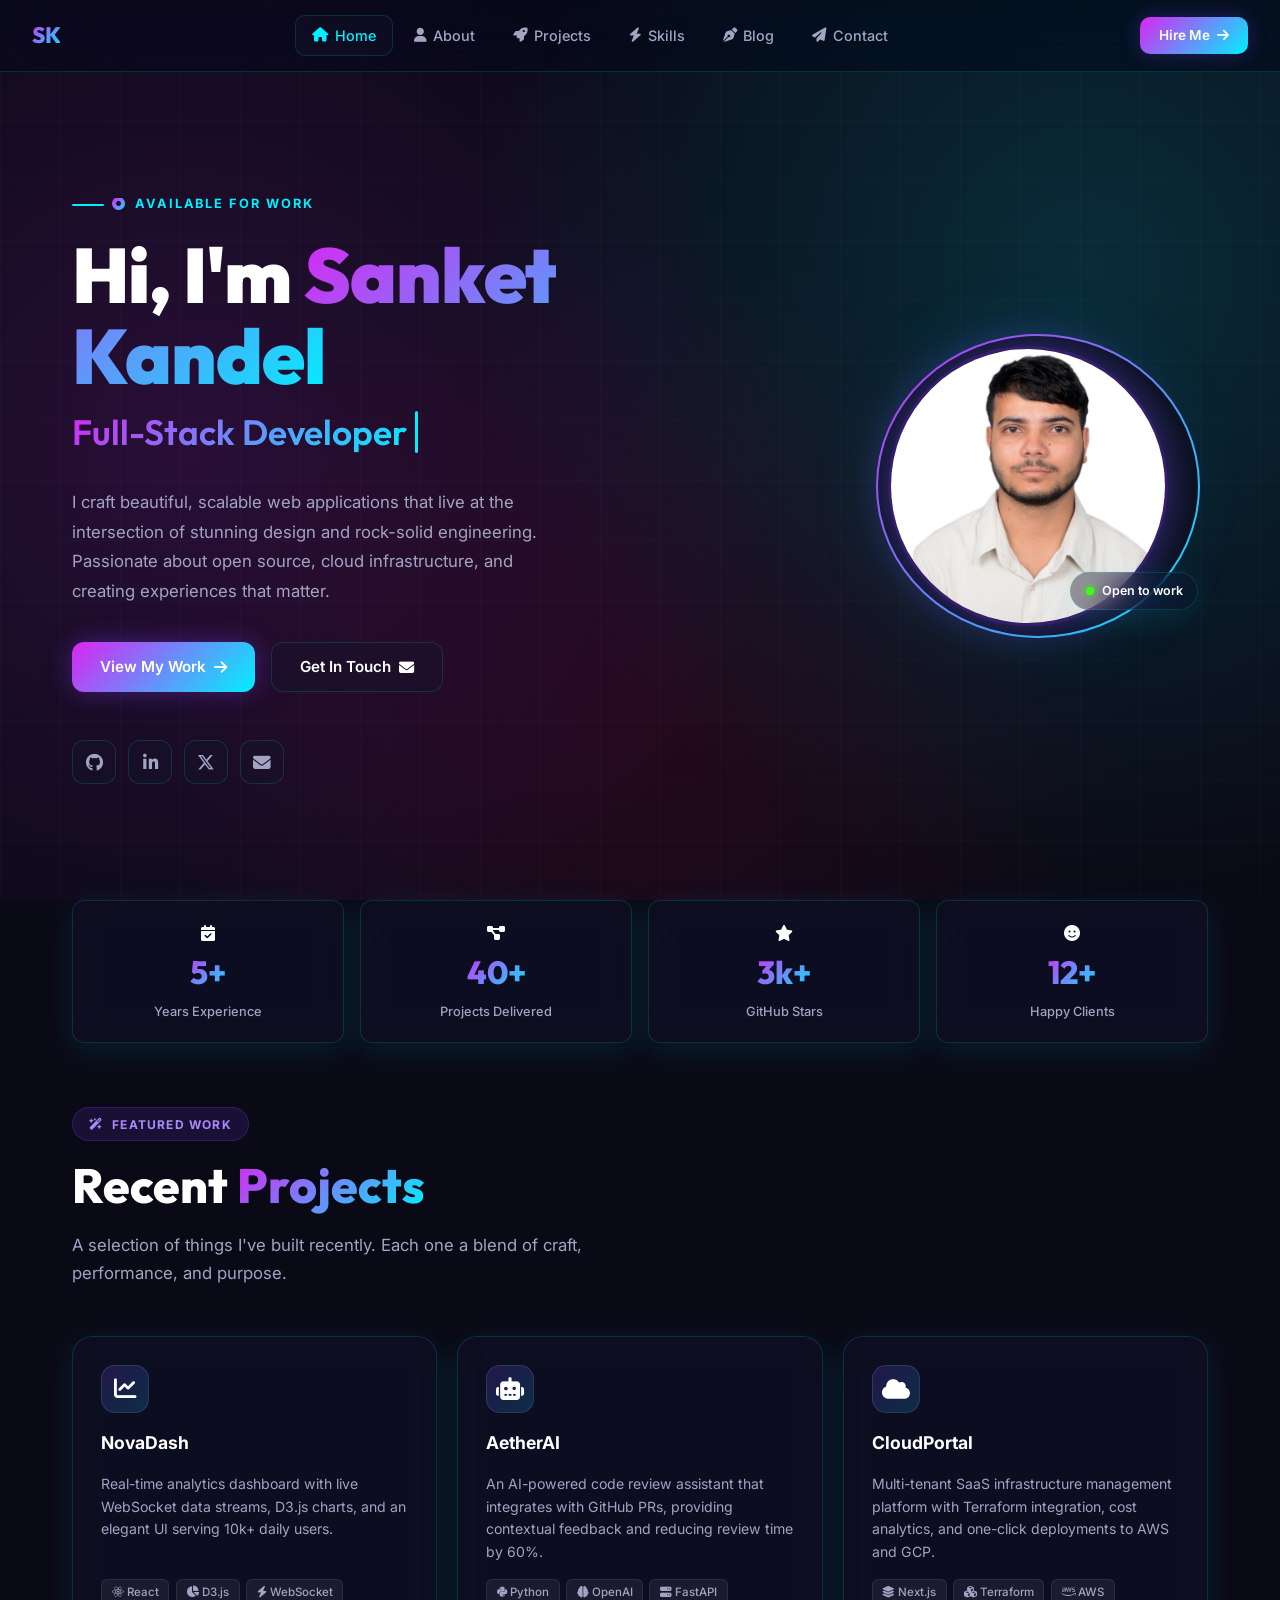
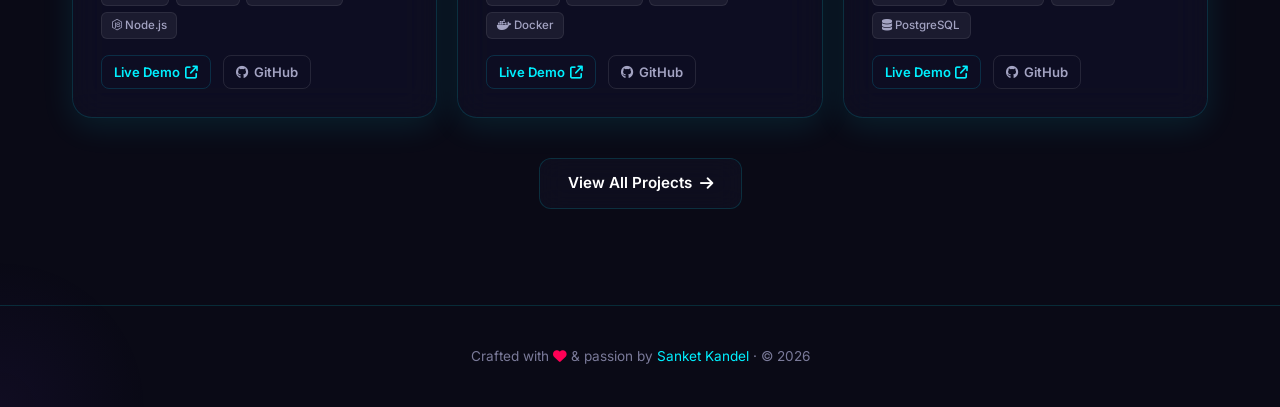
<file: index.html>
<!DOCTYPE html>
<html lang="en">

<head>
  <meta charset="UTF-8" />
  <meta name="viewport" content="width=device-width,initial-scale=1" />
  <title>SANKET KANDEL — Full-Stack Developer</title>
  <meta name="description"
    content="SANKET KANDEL is a full-stack developer specialising in React, Node.js, and cloud-native applications. Building tomorrow's web today." />
  <meta name="keywords" content="developer, portfolio, full-stack, React, Node.js, cloud" />
  <meta property="og:title" content="SANKET KANDEL — Full-Stack Developer" />
  <meta property="og:description" content="Building modern, performant, and beautiful web applications." />
  <meta property="og:type" content="website" />
  <link rel="stylesheet" href="https://cdnjs.cloudflare.com/ajax/libs/font-awesome/6.5.1/css/all.min.css" />
  <link rel="stylesheet" href="style.css" />
</head>

<body>
  <!-- Background -->
  <div class="bg-canvas"></div>
  <div class="bg-grid"></div>
  <div class="orb orb-1"></div>
  <div class="orb orb-2"></div>
  <div class="orb orb-3"></div>

  <!-- Nav -->
  <nav class="navbar" id="navbar">
    <a class="nav-logo" href="index.html">SK</a>
    <ul class="nav-links" id="nav-links">
      <li><a href="index.html"><i class="fa-solid fa-house"></i> Home</a></li>
      <li><a href="about.html"><i class="fa-solid fa-user"></i> About</a></li>
      <li><a href="projects.html"><i class="fa-solid fa-rocket"></i> Projects</a></li>
      <li><a href="skills.html"><i class="fa-solid fa-bolt"></i> Skills</a></li>
      <li><a href="blog.html"><i class="fa-solid fa-pen-nib"></i> Blog</a></li>
      <li><a href="contact.html"><i class="fa-solid fa-paper-plane"></i> Contact</a></li>
    </ul>
    <div class="nav-cta"><a href="contact.html">Hire Me <i class="fa-solid fa-arrow-right"></i></a></div>
    <div class="nav-hamburger" id="nav-hamburger">
      <span></span><span></span><span></span>
    </div>
  </nav>

  <div class="page-wrapper">
    <!-- Hero -->
    <section class="hero">
      <div class="hero-content">
        <div class="hero-eyebrow"><i class="fa-solid fa-circle-dot gradient-text"></i> Available for work</div>
        <h1 class="hero-headline">
          Hi, I'm <span class="gradient-text">Sanket Kandel</span>
        </h1>
        <div class="hero-typewriter">
          <span id="typewriter"></span><span class="cursor"></span>
        </div>
        <p class="hero-bio">
          I craft beautiful, scalable web applications that live at the intersection of stunning design and rock-solid
          engineering. Passionate about open source, cloud infrastructure, and creating experiences that matter.
        </p>
        <div class="hero-actions">
          <a href="projects.html" class="btn btn-primary">
            <span>View My Work</span> <i class="fa-solid fa-arrow-right"></i>
          </a>
          <a href="contact.html" class="btn btn-ghost">
            <span>Get In Touch</span> <i class="fa-solid fa-envelope"></i>
          </a>
        </div>
        <div class="hero-socials">
          <a href="#" class="social-btn" title="GitHub" aria-label="GitHub">
            <i class="fa-brands fa-github"></i>
          </a>
          <a href="#" class="social-btn" title="LinkedIn" aria-label="LinkedIn">
            <i class="fa-brands fa-linkedin-in"></i>
          </a>
          <a href="#" class="social-btn" title="Twitter / X" aria-label="Twitter">
            <i class="fa-brands fa-x-twitter"></i>
          </a>
          <a href="#" class="social-btn" title="Email" aria-label="Email">
            <i class="fa-solid fa-envelope"></i>
          </a>
        </div>
      </div>

      <!-- Avatar -->
      <div class="hero-visual">
        <div class="avatar-card">
          <div class="avatar-glow"></div>
          <div class="avatar-ring"></div>
          <img src="assets/avatar.jpg" alt="Sanket Kandel" class="avatar-img" id="hero-avatar" />
          <div class="status-badge glass">
            <div class="status-dot"></div>
            <span>Open to work</span>
          </div>
        </div>
      </div>
    </section>

    <!-- Stats -->
    <div class="stats-strip">
      <div class="stat-pill glass reveal">
        <div class="stat-icon"><i class="fa-solid fa-calendar-check"></i></div>
        <span class="stat-number">5+</span>
        <span class="stat-label">Years Experience</span>
      </div>
      <div class="stat-pill glass reveal">
        <div class="stat-icon"><i class="fa-solid fa-diagram-project"></i></div>
        <span class="stat-number">40+</span>
        <span class="stat-label">Projects Delivered</span>
      </div>
      <div class="stat-pill glass reveal">
        <div class="stat-icon"><i class="fa-solid fa-star"></i></div>
        <span class="stat-number">3k+</span>
        <span class="stat-label">GitHub Stars</span>
      </div>
      <div class="stat-pill glass reveal">
        <div class="stat-icon"><i class="fa-solid fa-face-smile"></i></div>
        <span class="stat-number">12+</span>
        <span class="stat-label">Happy Clients</span>
      </div>
    </div>

    <!-- Featured Projects -->
    <section class="featured">
      <div class="section-tag"><i class="fa-solid fa-wand-magic-sparkles"></i> Featured Work</div>
      <h2 class="section-title">Recent <span class="gradient-text">Projects</span></h2>
      <p class="section-subtitle">A selection of things I've built recently. Each one a blend of craft, performance, and
        purpose.</p>

      <div class="featured-grid">
        <div class="project-card glass reveal">
          <div class="project-icon"><i class="fa-solid fa-chart-line"></i></div>
          <div class="project-title">NovaDash</div>
          <p class="project-desc">Real-time analytics dashboard with live WebSocket data streams, D3.js charts, and an
            elegant UI serving 10k+ daily users.</p>
          <div class="project-tags">
            <span class="project-tag"><i class="fa-brands fa-react"></i> React</span>
            <span class="project-tag"><i class="fa-solid fa-chart-pie"></i> D3.js</span>
            <span class="project-tag"><i class="fa-solid fa-bolt"></i> WebSocket</span>
            <span class="project-tag"><i class="fa-brands fa-node-js"></i> Node.js</span>
          </div>
          <div class="project-links">
            <a href="projects.html" class="project-link">Live Demo <i class="fa-solid fa-arrow-up-right-from-square"></i></a>
            <a href="projects.html" class="project-link secondary"><i class="fa-brands fa-github"></i> GitHub</a>
          </div>
        </div>

        <div class="project-card glass reveal">
          <div class="project-icon"><i class="fa-solid fa-robot"></i></div>
          <div class="project-title">AetherAI</div>
          <p class="project-desc">An AI-powered code review assistant that integrates with GitHub PRs, providing
            contextual feedback and reducing review time by 60%.</p>
          <div class="project-tags">
            <span class="project-tag"><i class="fa-brands fa-python"></i> Python</span>
            <span class="project-tag"><i class="fa-solid fa-brain"></i> OpenAI</span>
            <span class="project-tag"><i class="fa-solid fa-server"></i> FastAPI</span>
            <span class="project-tag"><i class="fa-brands fa-docker"></i> Docker</span>
          </div>
          <div class="project-links">
            <a href="projects.html" class="project-link">Live Demo <i class="fa-solid fa-arrow-up-right-from-square"></i></a>
            <a href="projects.html" class="project-link secondary"><i class="fa-brands fa-github"></i> GitHub</a>
          </div>
        </div>

        <div class="project-card glass reveal">
          <div class="project-icon"><i class="fa-solid fa-cloud"></i></div>
          <div class="project-title">CloudPortal</div>
          <p class="project-desc">Multi-tenant SaaS infrastructure management platform with Terraform integration, cost
            analytics, and one-click deployments to AWS and GCP.</p>
          <div class="project-tags">
            <span class="project-tag"><i class="fa-solid fa-layer-group"></i> Next.js</span>
            <span class="project-tag"><i class="fa-solid fa-cubes"></i> Terraform</span>
            <span class="project-tag"><i class="fa-brands fa-aws"></i> AWS</span>
            <span class="project-tag"><i class="fa-solid fa-database"></i> PostgreSQL</span>
          </div>
          <div class="project-links">
            <a href="projects.html" class="project-link">Live Demo <i class="fa-solid fa-arrow-up-right-from-square"></i></a>
            <a href="projects.html" class="project-link secondary"><i class="fa-brands fa-github"></i> GitHub</a>
          </div>
        </div>
      </div>

      <div class="centered-actions">
        <a href="projects.html" class="btn btn-ghost">View All Projects <i class="fa-solid fa-arrow-right"></i></a>
      </div>
    </section>

    <footer class="footer">
      <p>Crafted with <i class="fa-solid fa-heart icon-pink"></i> & passion by <a href="index.html">Sanket Kandel</a> · © 2026</p>
    </footer>
  </div>

  <script src="main.js"></script>
</body>

</html>
</file>
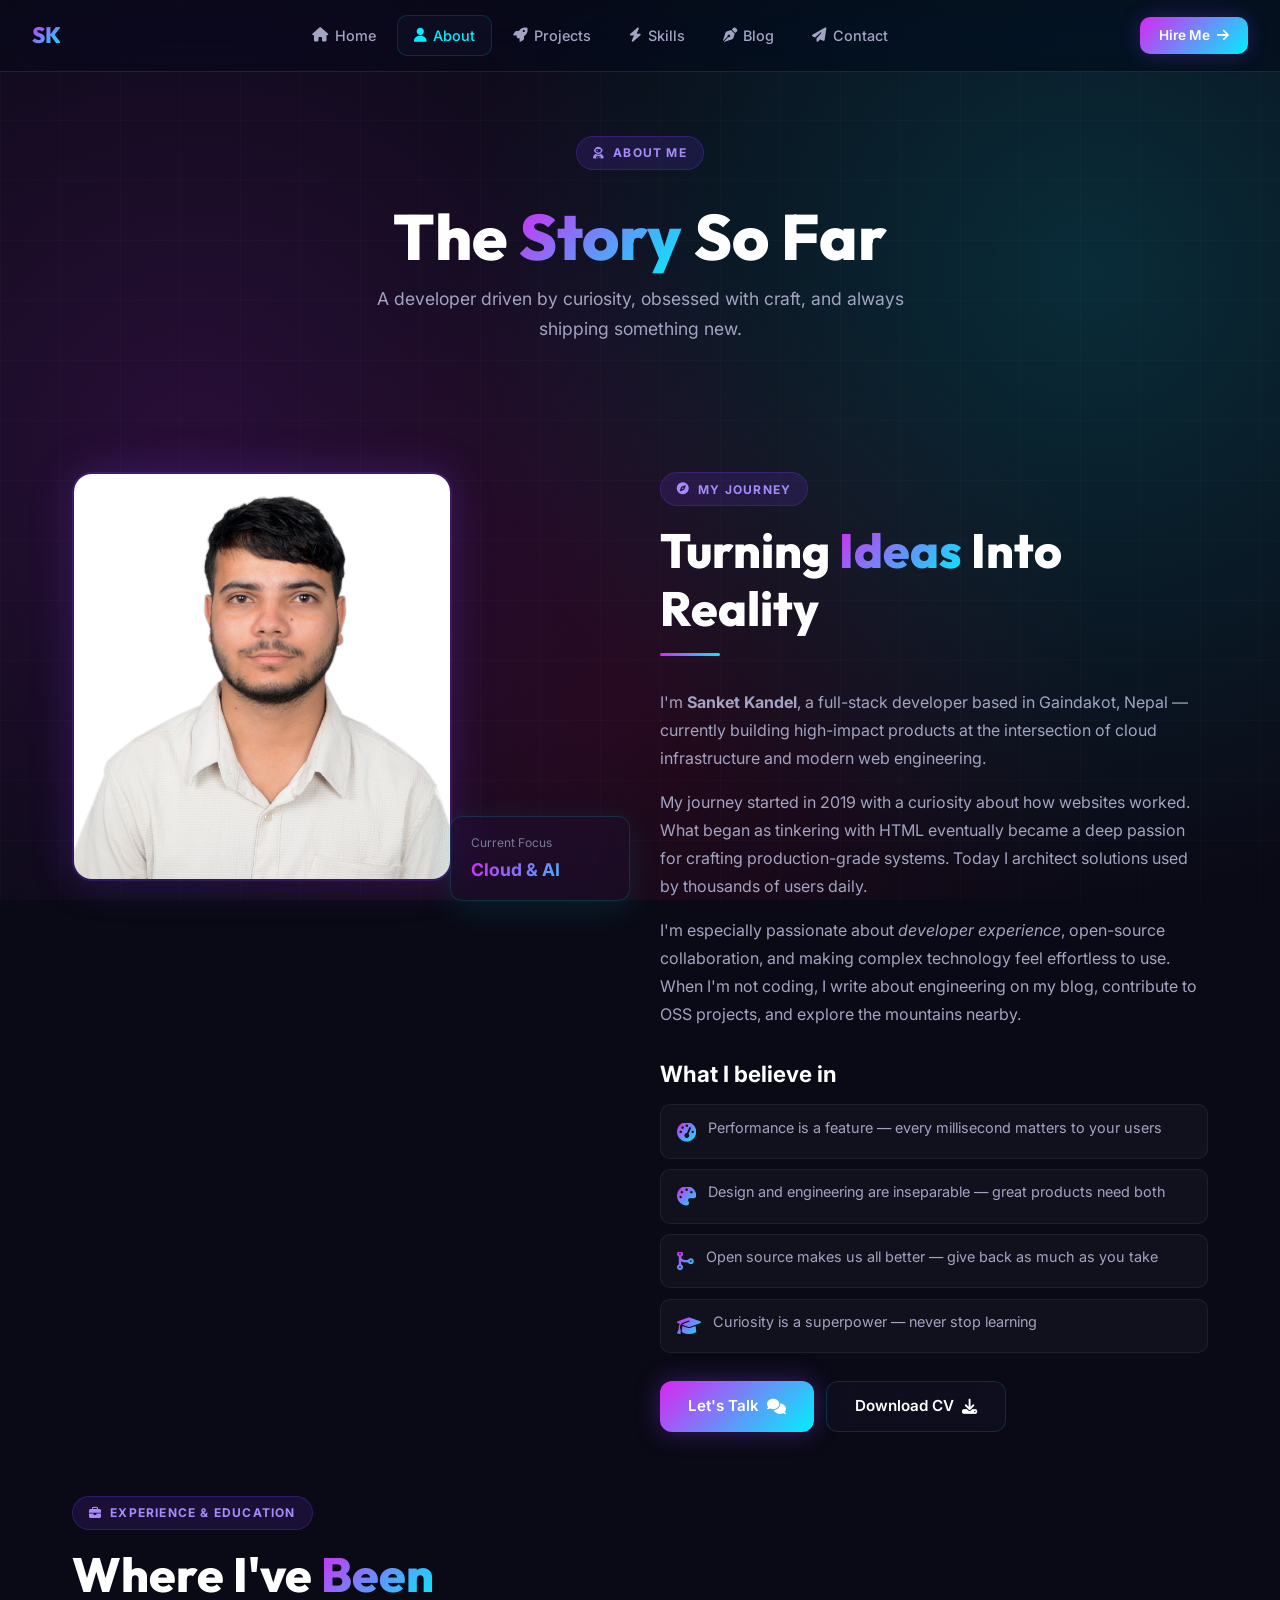
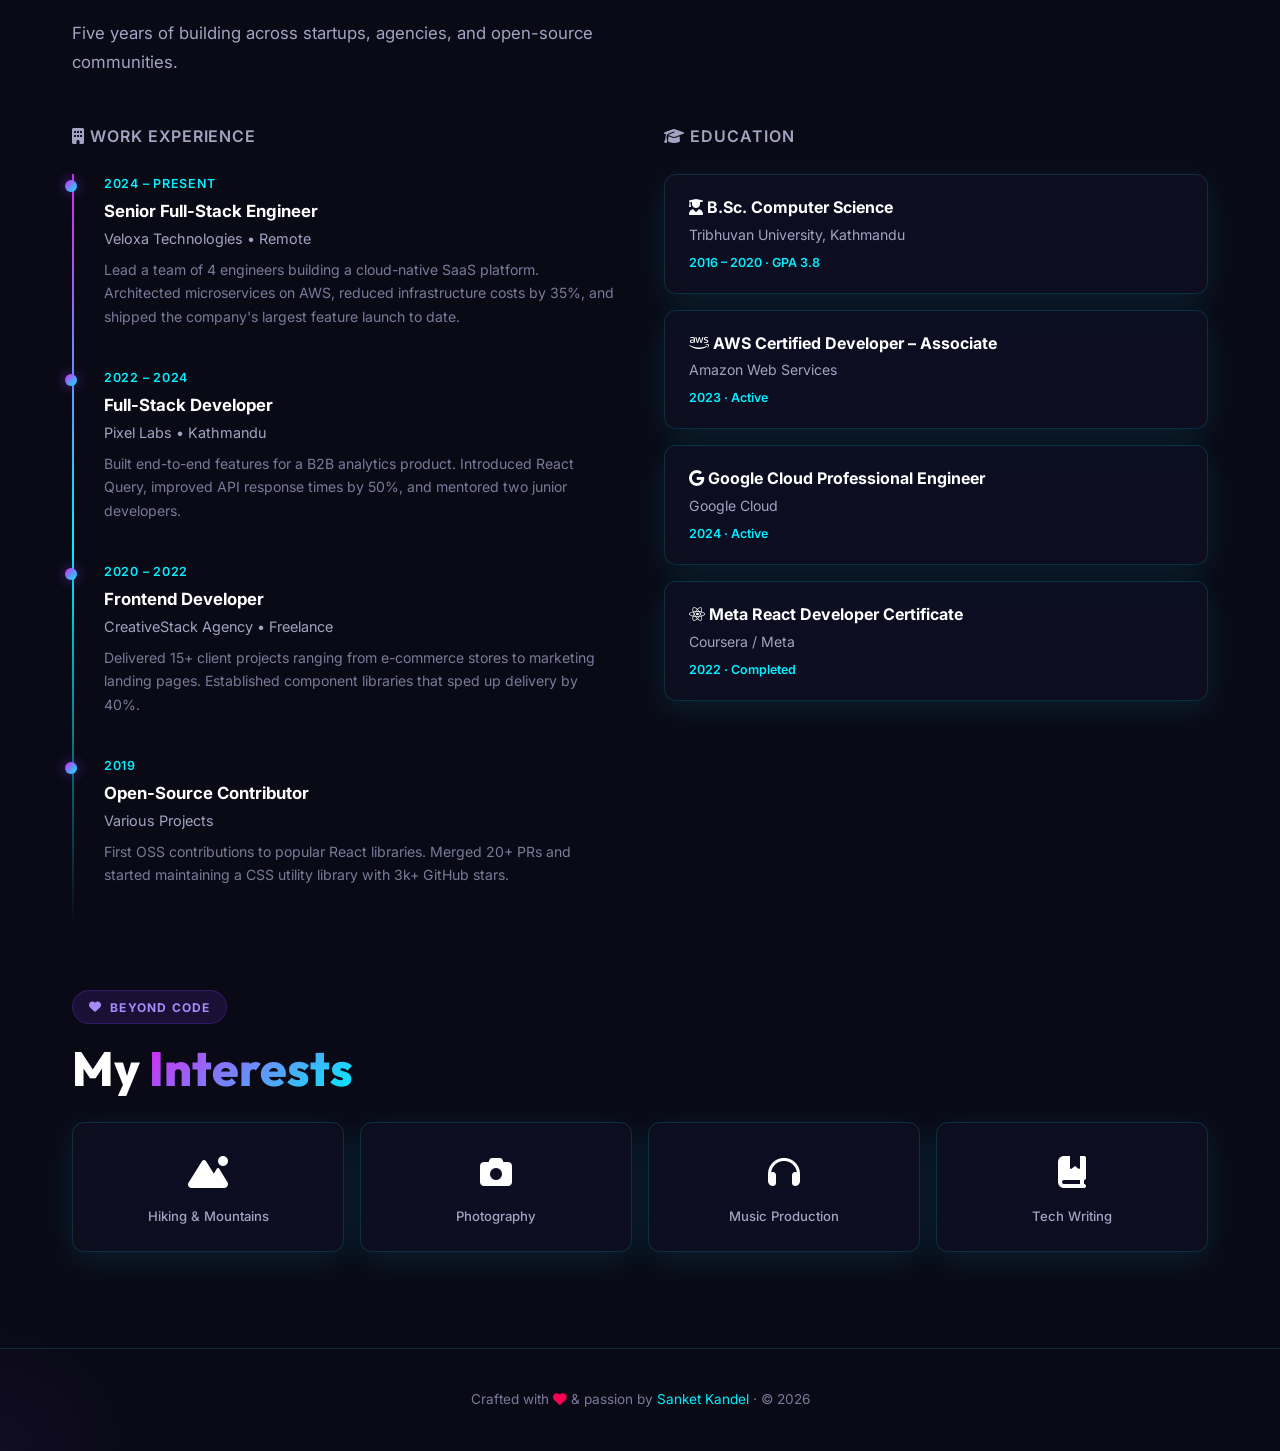
<file: about.html>
<!DOCTYPE html>
<html lang="en">

<head>
  <meta charset="UTF-8" />
  <meta name="viewport" content="width=device-width,initial-scale=1" />
  <title>About — SANKET KANDEL</title>
  <meta name="description"
    content="Learn about SANKET KANDEL — a full-stack developer with 5+ years building scalable web applications, open-source tools, and cloud-native infrastructure." />
  <link rel="stylesheet" href="https://cdnjs.cloudflare.com/ajax/libs/font-awesome/6.5.1/css/all.min.css" />
  <link rel="stylesheet" href="style.css" />
</head>

<body>
  <div class="bg-canvas"></div>
  <div class="bg-grid"></div>
  <div class="orb orb-1"></div>
  <div class="orb orb-2"></div>
  <div class="orb orb-3"></div>

  <nav class="navbar">
    <a class="nav-logo" href="index.html">SK</a>
    <ul class="nav-links" id="nav-links">
      <li><a href="index.html"><i class="fa-solid fa-house"></i> Home</a></li>
      <li><a href="about.html"><i class="fa-solid fa-user"></i> About</a></li>
      <li><a href="projects.html"><i class="fa-solid fa-rocket"></i> Projects</a></li>
      <li><a href="skills.html"><i class="fa-solid fa-bolt"></i> Skills</a></li>
      <li><a href="blog.html"><i class="fa-solid fa-pen-nib"></i> Blog</a></li>
      <li><a href="contact.html"><i class="fa-solid fa-paper-plane"></i> Contact</a></li>
    </ul>
    <div class="nav-cta"><a href="contact.html">Hire Me <i class="fa-solid fa-arrow-right"></i></a></div>
    <div class="nav-hamburger" id="nav-hamburger"><span></span><span></span><span></span></div>
  </nav>

  <div class="page-wrapper">
    <!-- Page hero -->
    <div class="page-hero">
      <div class="section-tag"><i class="fa-solid fa-user-astronaut"></i> About Me</div>
      <h1 class="page-hero-title">The <span class="gradient-text">Story</span> So Far</h1>
      <p class="page-hero-sub">A developer driven by curiosity, obsessed with craft, and always shipping something new.
      </p>
    </div>

    <div class="section">
      <!-- About grid -->
      <div class="about-grid">
        <div class="about-img-wrap reveal">
          <img src="assets/avatar.jpg" alt="Sanket Kandel portrait" class="about-img" />
          <div class="about-card-floating glass">
            <div class="label">Current Focus</div>
            <div class="value gradient-text">Cloud & AI</div>
          </div>
        </div>

        <div class="about-text reveal">
          <div class="section-tag"><i class="fa-solid fa-compass"></i> My Journey</div>
          <h2 class="section-title">Turning <span class="gradient-text">Ideas</span> Into Reality</h2>
          <div class="divider"></div>
          <p>I'm <strong>Sanket Kandel</strong>, a full-stack developer based in Gaindakot, Nepal — currently building
            high-impact products at the intersection of cloud infrastructure and modern web engineering.</p>
          <p>My journey started in 2019 with a curiosity about how websites worked. What began as tinkering with HTML
            eventually became a deep passion for crafting production-grade systems. Today I architect solutions used by
            thousands of users daily.</p>
          <p>I'm especially passionate about <em>developer experience</em>, open-source collaboration, and making
            complex technology feel effortless to use. When I'm not coding, I write about engineering on my blog,
            contribute to OSS projects, and explore the mountains nearby.</p>

          <h3>What I believe in</h3>
          <ul class="values-list">
            <li><span><i class="fa-solid fa-gauge-high gradient-text"></i></span><span>Performance is a feature — every millisecond matters to your users</span></li>
            <li><span><i class="fa-solid fa-palette gradient-text"></i></span><span>Design and engineering are inseparable — great products need both</span></li>
            <li><span><i class="fa-solid fa-code-merge gradient-text"></i></span><span>Open source makes us all better — give back as much as you take</span></li>
            <li><span><i class="fa-solid fa-graduation-cap gradient-text"></i></span><span>Curiosity is a superpower — never stop learning</span></li>
          </ul>

          <div class="button-row">
            <a href="contact.html" class="btn btn-primary">Let's Talk <i class="fa-solid fa-comments"></i></a>
            <a href="#" class="btn btn-ghost">Download CV <i class="fa-solid fa-download"></i></a>
          </div>
        </div>
      </div>

      <!-- Experience + Education -->
      <div class="exp-section">
        <div class="section-tag"><i class="fa-solid fa-briefcase"></i> Experience & Education</div>
        <h2 class="section-title">Where I've <span class="gradient-text">Been</span></h2>
        <p class="section-subtitle">Five years of building across startups, agencies, and open-source communities.</p>

        <div class="exp-grid">
          <!-- Timeline -->
          <div class="reveal">
            <h3 class="section-label-sm"><i class="fa-solid fa-building"></i> Work Experience</h3>
            <div class="timeline">
              <div class="timeline-item">
                <div class="timeline-date">2024 – Present</div>
                <div class="timeline-role">Senior Full-Stack Engineer</div>
                <div class="timeline-company">Veloxa Technologies • Remote</div>
                <div class="timeline-desc">Lead a team of 4 engineers building a cloud-native SaaS platform. Architected
                  microservices on AWS, reduced infrastructure costs by 35%, and shipped the company's largest feature
                  launch to date.</div>
              </div>
              <div class="timeline-item">
                <div class="timeline-date">2022 – 2024</div>
                <div class="timeline-role">Full-Stack Developer</div>
                <div class="timeline-company">Pixel Labs • Kathmandu</div>
                <div class="timeline-desc">Built end-to-end features for a B2B analytics product. Introduced React
                  Query, improved API response times by 50%, and mentored two junior developers.</div>
              </div>
              <div class="timeline-item">
                <div class="timeline-date">2020 – 2022</div>
                <div class="timeline-role">Frontend Developer</div>
                <div class="timeline-company">CreativeStack Agency • Freelance</div>
                <div class="timeline-desc">Delivered 15+ client projects ranging from e-commerce stores to marketing
                  landing pages. Established component libraries that sped up delivery by 40%.</div>
              </div>
              <div class="timeline-item">
                <div class="timeline-date">2019</div>
                <div class="timeline-role">Open-Source Contributor</div>
                <div class="timeline-company">Various Projects</div>
                <div class="timeline-desc">First OSS contributions to popular React libraries. Merged 20+ PRs and
                  started maintaining a CSS utility library with 3k+ GitHub stars.</div>
              </div>
            </div>
          </div>

          <!-- Education + Certs -->
          <div class="reveal">
            <h3 class="section-label-sm"><i class="fa-solid fa-graduation-cap"></i> Education</h3>
            <div class="edu-cards">
              <div class="edu-card glass">
                <div class="edu-degree"><i class="fa-solid fa-user-graduate"></i> B.Sc. Computer Science</div>
                <div class="edu-school">Tribhuvan University, Kathmandu</div>
                <div class="edu-year">2016 – 2020 · GPA 3.8</div>
              </div>
              <div class="edu-card glass">
                <div class="edu-degree"><i class="fa-brands fa-aws"></i> AWS Certified Developer – Associate</div>
                <div class="edu-school">Amazon Web Services</div>
                <div class="edu-year">2023 · Active</div>
              </div>
              <div class="edu-card glass">
                <div class="edu-degree"><i class="fa-brands fa-google"></i> Google Cloud Professional Engineer</div>
                <div class="edu-school">Google Cloud</div>
                <div class="edu-year">2024 · Active</div>
              </div>
              <div class="edu-card glass">
                <div class="edu-degree"><i class="fa-brands fa-react"></i> Meta React Developer Certificate</div>
                <div class="edu-school">Coursera / Meta</div>
                <div class="edu-year">2022 · Completed</div>
              </div>
            </div>
          </div>
        </div>
      </div>

      <!-- Interests -->
      <div class="reveal">
        <div class="section-tag"><i class="fa-solid fa-heart"></i> Beyond Code</div>
        <h2 class="section-title">My <span class="gradient-text">Interests</span></h2>
        <div class="interests-grid">
          <div class="interest-item glass">
            <div class="interest-icon"><i class="fa-solid fa-mountain-sun"></i></div>
            <div class="interest-label">Hiking & Mountains</div>
          </div>
          <div class="interest-item glass">
            <div class="interest-icon"><i class="fa-solid fa-camera"></i></div>
            <div class="interest-label">Photography</div>
          </div>
          <div class="interest-item glass">
            <div class="interest-icon"><i class="fa-solid fa-headphones"></i></div>
            <div class="interest-label">Music Production</div>
          </div>
          <div class="interest-item glass">
            <div class="interest-icon"><i class="fa-solid fa-book-bookmark"></i></div>
            <div class="interest-label">Tech Writing</div>
          </div>
        </div>
      </div>
    </div>

    <footer class="footer">
      <p>Crafted with <i class="fa-solid fa-heart icon-pink"></i> & passion by <a href="index.html">Sanket Kandel</a> · © 2026</p>
    </footer>
  </div>

  <script src="main.js"></script>
</body>

</html>
</file>
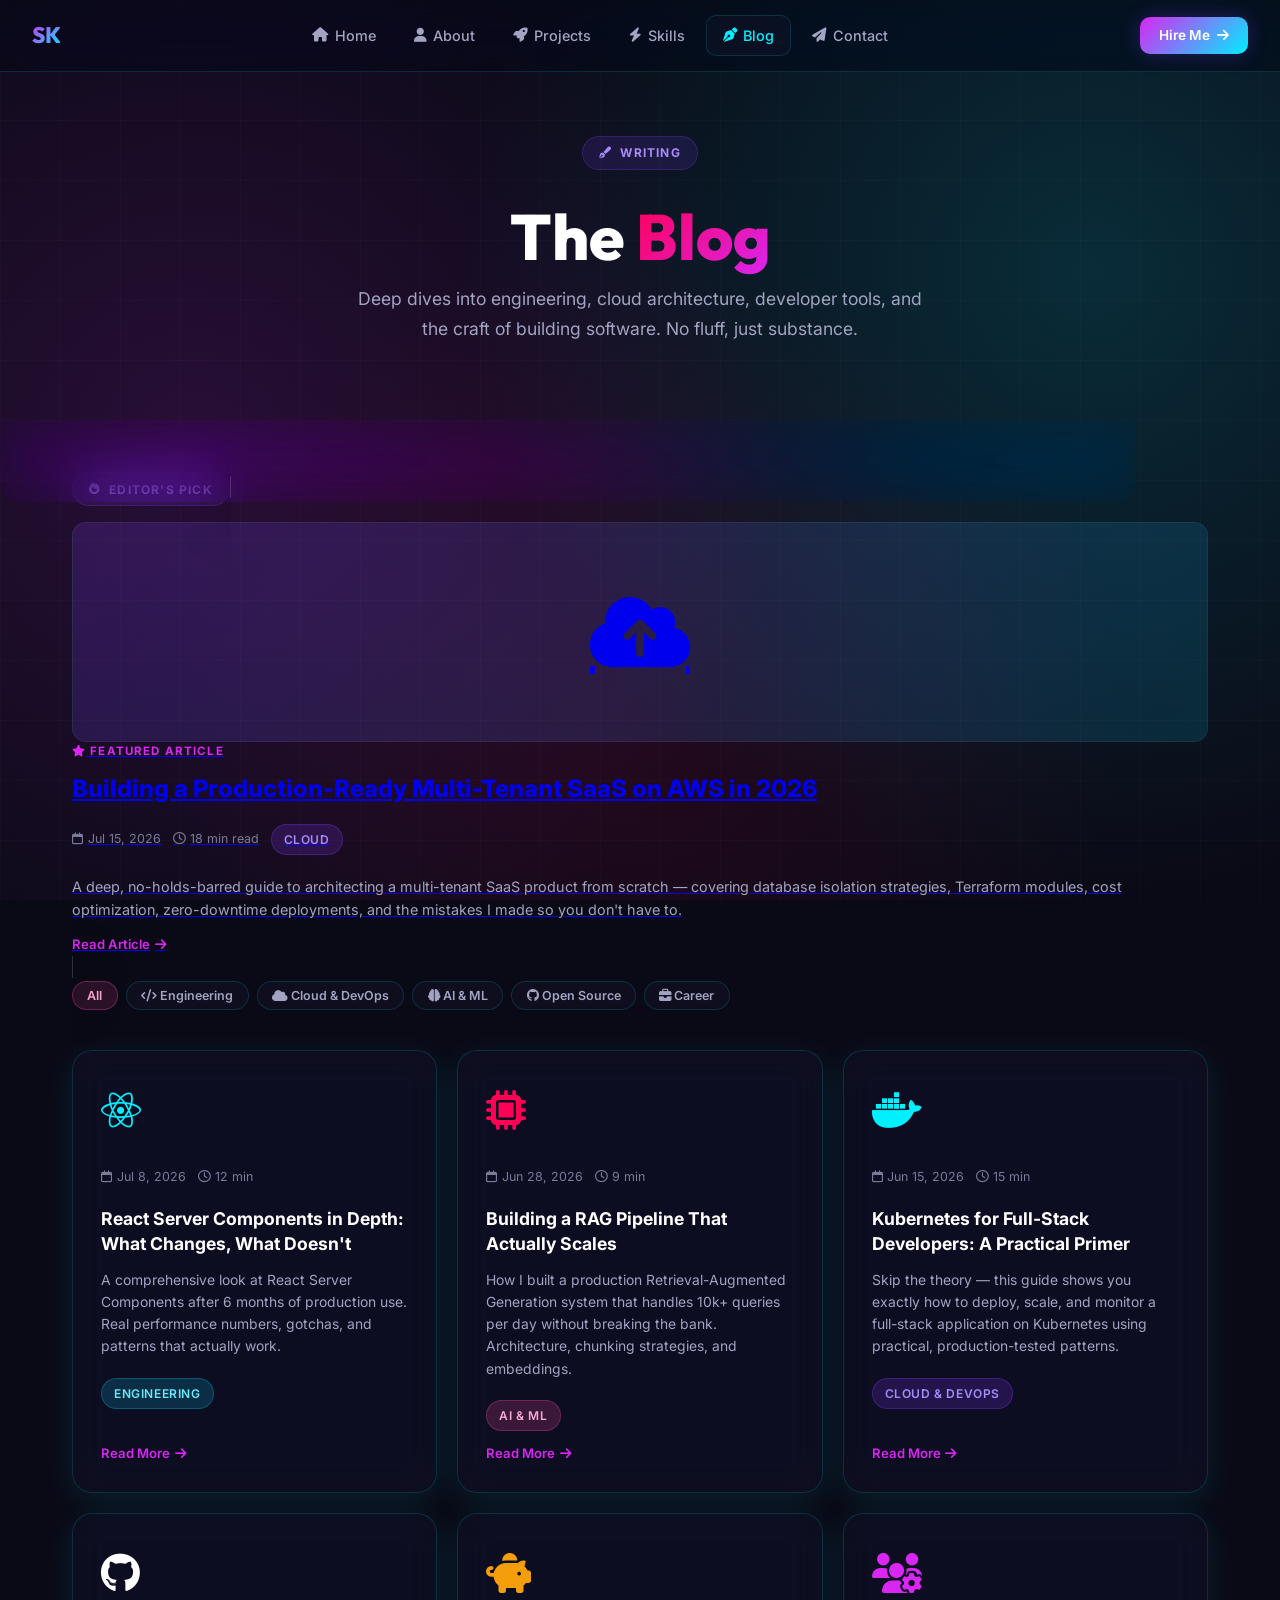
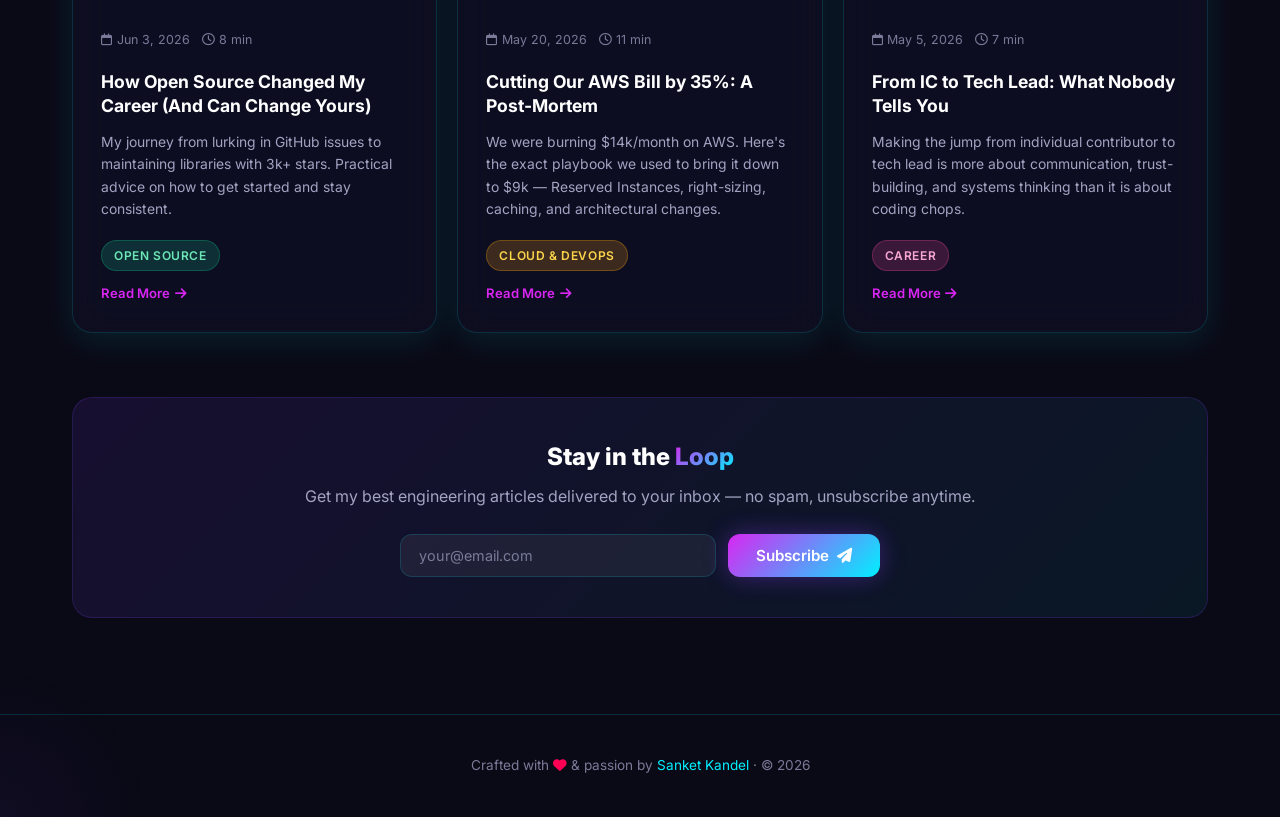
<file: blog.html>
<!DOCTYPE html>
<html lang="en">

<head>
  <meta charset="UTF-8" />
  <meta name="viewport" content="width=device-width,initial-scale=1" />
  <title>Blog — Sanket Kandel</title>
  <meta name="description"
    content="Engineering articles by Sanket Kandel on React, Node.js, cloud architecture, open source, and developer productivity." />
  <link rel="stylesheet" href="https://cdnjs.cloudflare.com/ajax/libs/font-awesome/6.5.1/css/all.min.css" />
  <link rel="stylesheet" href="style.css" />
</head>

<body>
  <div class="bg-canvas"></div>
  <div class="bg-grid"></div>
  <div class="orb orb-1"></div>
  <div class="orb orb-2"></div>
  <div class="orb orb-3"></div>

  <nav class="navbar">
    <a class="nav-logo" href="index.html">SK</a>
    <ul class="nav-links" id="nav-links">
      <li><a href="index.html"><i class="fa-solid fa-house"></i> Home</a></li>
      <li><a href="about.html"><i class="fa-solid fa-user"></i> About</a></li>
      <li><a href="projects.html"><i class="fa-solid fa-rocket"></i> Projects</a></li>
      <li><a href="skills.html"><i class="fa-solid fa-bolt"></i> Skills</a></li>
      <li><a href="blog.html"><i class="fa-solid fa-pen-nib"></i> Blog</a></li>
      <li><a href="contact.html"><i class="fa-solid fa-paper-plane"></i> Contact</a></li>
    </ul>
    <div class="nav-cta"><a href="contact.html">Hire Me <i class="fa-solid fa-arrow-right"></i></a></div>
    <div class="nav-hamburger" id="nav-hamburger"><span></span><span></span><span></span></div>
  </nav>

  <div class="page-wrapper">
    <div class="page-hero">
      <div class="section-tag"><i class="fa-solid fa-pen-fancy"></i> Writing</div>
      <h1 class="page-hero-title">The <span class="gradient-text-pink">Blog</span></h1>
      <p class="page-hero-sub">Deep dives into engineering, cloud architecture, developer tools, and the craft of
        building software. No fluff, just substance.</p>
    </div>

    <div class="section">
      <!-- Featured post -->
      <div class="section-tag"><i class="fa-solid fa-fire"></i> Editor's Pick</div>
      <a href="#" class="blog-featured glass-lg reveal">
        <div class="blog-featured-img"><i class="fa-solid fa-cloud-arrow-up"></i></div>
        <div class="blog-featured-content">
          <div class="blog-featured-label"><i class="fa-solid fa-star"></i> Featured Article</div>
          <div class="blog-featured-title">Building a Production-Ready Multi-Tenant SaaS on AWS in 2026</div>
          <div class="blog-meta">
            <span><i class="fa-regular fa-calendar"></i> Jul 15, 2026</span>
            <span><i class="fa-regular fa-clock"></i> 18 min read</span>
            <span class="badge badge-violet">Cloud</span>
          </div>
          <div class="blog-featured-excerpt">A deep, no-holds-barred guide to architecting a multi-tenant SaaS product
            from scratch — covering database isolation strategies, Terraform modules, cost optimization, zero-downtime
            deployments, and the mistakes I made so you don't have to.</div>
          <div class="blog-read-more">Read Article <i class="fa-solid fa-arrow-right"></i></div>
        </div>
      </a>

      <!-- Category filter -->
      <div class="cat-bar">
        <button class="cat-btn active">All</button>
        <button class="cat-btn"><i class="fa-solid fa-code"></i> Engineering</button>
        <button class="cat-btn"><i class="fa-solid fa-cloud"></i> Cloud & DevOps</button>
        <button class="cat-btn"><i class="fa-solid fa-brain"></i> AI & ML</button>
        <button class="cat-btn"><i class="fa-brands fa-github"></i> Open Source</button>
        <button class="cat-btn"><i class="fa-solid fa-briefcase"></i> Career</button>
      </div>

      <!-- Blog grid -->
      <div class="blog-grid">
        <a href="#" class="blog-card glass reveal">
          <div class="blog-card-icon"><i class="fa-brands fa-react icon-cyan"></i></div>
          <div class="blog-meta">
            <span><i class="fa-regular fa-calendar"></i> Jul 8, 2026</span>
            <span><i class="fa-regular fa-clock"></i> 12 min</span>
          </div>
          <div class="blog-title">React Server Components in Depth: What Changes, What Doesn't</div>
          <div class="blog-excerpt">A comprehensive look at React Server Components after 6 months of production use.
            Real performance numbers, gotchas, and patterns that actually work.</div>
          <div class="blog-tags">
            <span class="badge badge-cyan">Engineering</span>
          </div>
          <div class="blog-read-more">Read More <i class="fa-solid fa-arrow-right"></i></div>
        </a>

        <a href="#" class="blog-card glass reveal">
          <div class="blog-card-icon"><i class="fa-solid fa-microchip icon-pink"></i></div>
          <div class="blog-meta">
            <span><i class="fa-regular fa-calendar"></i> Jun 28, 2026</span>
            <span><i class="fa-regular fa-clock"></i> 9 min</span>
          </div>
          <div class="blog-title">Building a RAG Pipeline That Actually Scales</div>
          <div class="blog-excerpt">How I built a production Retrieval-Augmented Generation system that handles 10k+
            queries per day without breaking the bank. Architecture, chunking strategies, and embeddings.</div>
          <div class="blog-tags">
            <span class="badge badge-pink">AI & ML</span>
          </div>
          <div class="blog-read-more">Read More <i class="fa-solid fa-arrow-right"></i></div>
        </a>

        <a href="#" class="blog-card glass reveal">
          <div class="blog-card-icon"><i class="fa-brands fa-docker icon-cyan"></i></div>
          <div class="blog-meta">
            <span><i class="fa-regular fa-calendar"></i> Jun 15, 2026</span>
            <span><i class="fa-regular fa-clock"></i> 15 min</span>
          </div>
          <div class="blog-title">Kubernetes for Full-Stack Developers: A Practical Primer</div>
          <div class="blog-excerpt">Skip the theory — this guide shows you exactly how to deploy, scale, and monitor a
            full-stack application on Kubernetes using practical, production-tested patterns.</div>
          <div class="blog-tags">
            <span class="badge badge-violet">Cloud & DevOps</span>
          </div>
          <div class="blog-read-more">Read More <i class="fa-solid fa-arrow-right"></i></div>
        </a>

        <a href="#" class="blog-card glass reveal">
          <div class="blog-card-icon"><i class="fa-brands fa-github icon-white"></i></div>
          <div class="blog-meta">
            <span><i class="fa-regular fa-calendar"></i> Jun 3, 2026</span>
            <span><i class="fa-regular fa-clock"></i> 8 min</span>
          </div>
          <div class="blog-title">How Open Source Changed My Career (And Can Change Yours)</div>
          <div class="blog-excerpt">My journey from lurking in GitHub issues to maintaining libraries with 3k+ stars.
            Practical advice on how to get started and stay consistent.</div>
          <div class="blog-tags">
            <span class="badge badge-green">Open Source</span>
          </div>
          <div class="blog-read-more">Read More <i class="fa-solid fa-arrow-right"></i></div>
        </a>

        <a href="#" class="blog-card glass reveal">
          <div class="blog-card-icon"><i class="fa-solid fa-piggy-bank icon-amber"></i></div>
          <div class="blog-meta">
            <span><i class="fa-regular fa-calendar"></i> May 20, 2026</span>
            <span><i class="fa-regular fa-clock"></i> 11 min</span>
          </div>
          <div class="blog-title">Cutting Our AWS Bill by 35%: A Post-Mortem</div>
          <div class="blog-excerpt">We were burning $14k/month on AWS. Here's the exact playbook we used to bring it
            down to $9k — Reserved Instances, right-sizing, caching, and architectural changes.</div>
          <div class="blog-tags">
            <span class="badge badge-amber">Cloud & DevOps</span>
          </div>
          <div class="blog-read-more">Read More <i class="fa-solid fa-arrow-right"></i></div>
        </a>

        <a href="#" class="blog-card glass reveal">
          <div class="blog-card-icon"><i class="fa-solid fa-users-gear icon-violet"></i></div>
          <div class="blog-meta">
            <span><i class="fa-regular fa-calendar"></i> May 5, 2026</span>
            <span><i class="fa-regular fa-clock"></i> 7 min</span>
          </div>
          <div class="blog-title">From IC to Tech Lead: What Nobody Tells You</div>
          <div class="blog-excerpt">Making the jump from individual contributor to tech lead is more about
            communication, trust-building, and systems thinking than it is about coding chops.</div>
          <div class="blog-tags">
            <span class="badge badge-pink">Career</span>
          </div>
          <div class="blog-read-more">Read More <i class="fa-solid fa-arrow-right"></i></div>
        </a>
      </div>

      <!-- Newsletter -->
      <div class="newsletter reveal">
        <h3>Stay in the <span class="gradient-text">Loop</span></h3>
        <p>Get my best engineering articles delivered to your inbox — no spam, unsubscribe anytime.</p>
        <form class="newsletter-form" onsubmit="handleNewsletter(event)">
          <input type="email" placeholder="your@email.com" required id="nl-email" aria-label="Email address" />
          <button type="submit" class="btn btn-primary" id="nl-submit">Subscribe <i class="fa-solid fa-paper-plane"></i></button>
        </form>
      </div>
    </div>

    <footer class="footer">
      <p>Crafted with <i class="fa-solid fa-heart icon-pink"></i> & passion by <a href="index.html">Sanket Kandel</a> · © 2026</p>
    </footer>
  </div>

  <script src="main.js"></script>
</body>

</html>
</file>
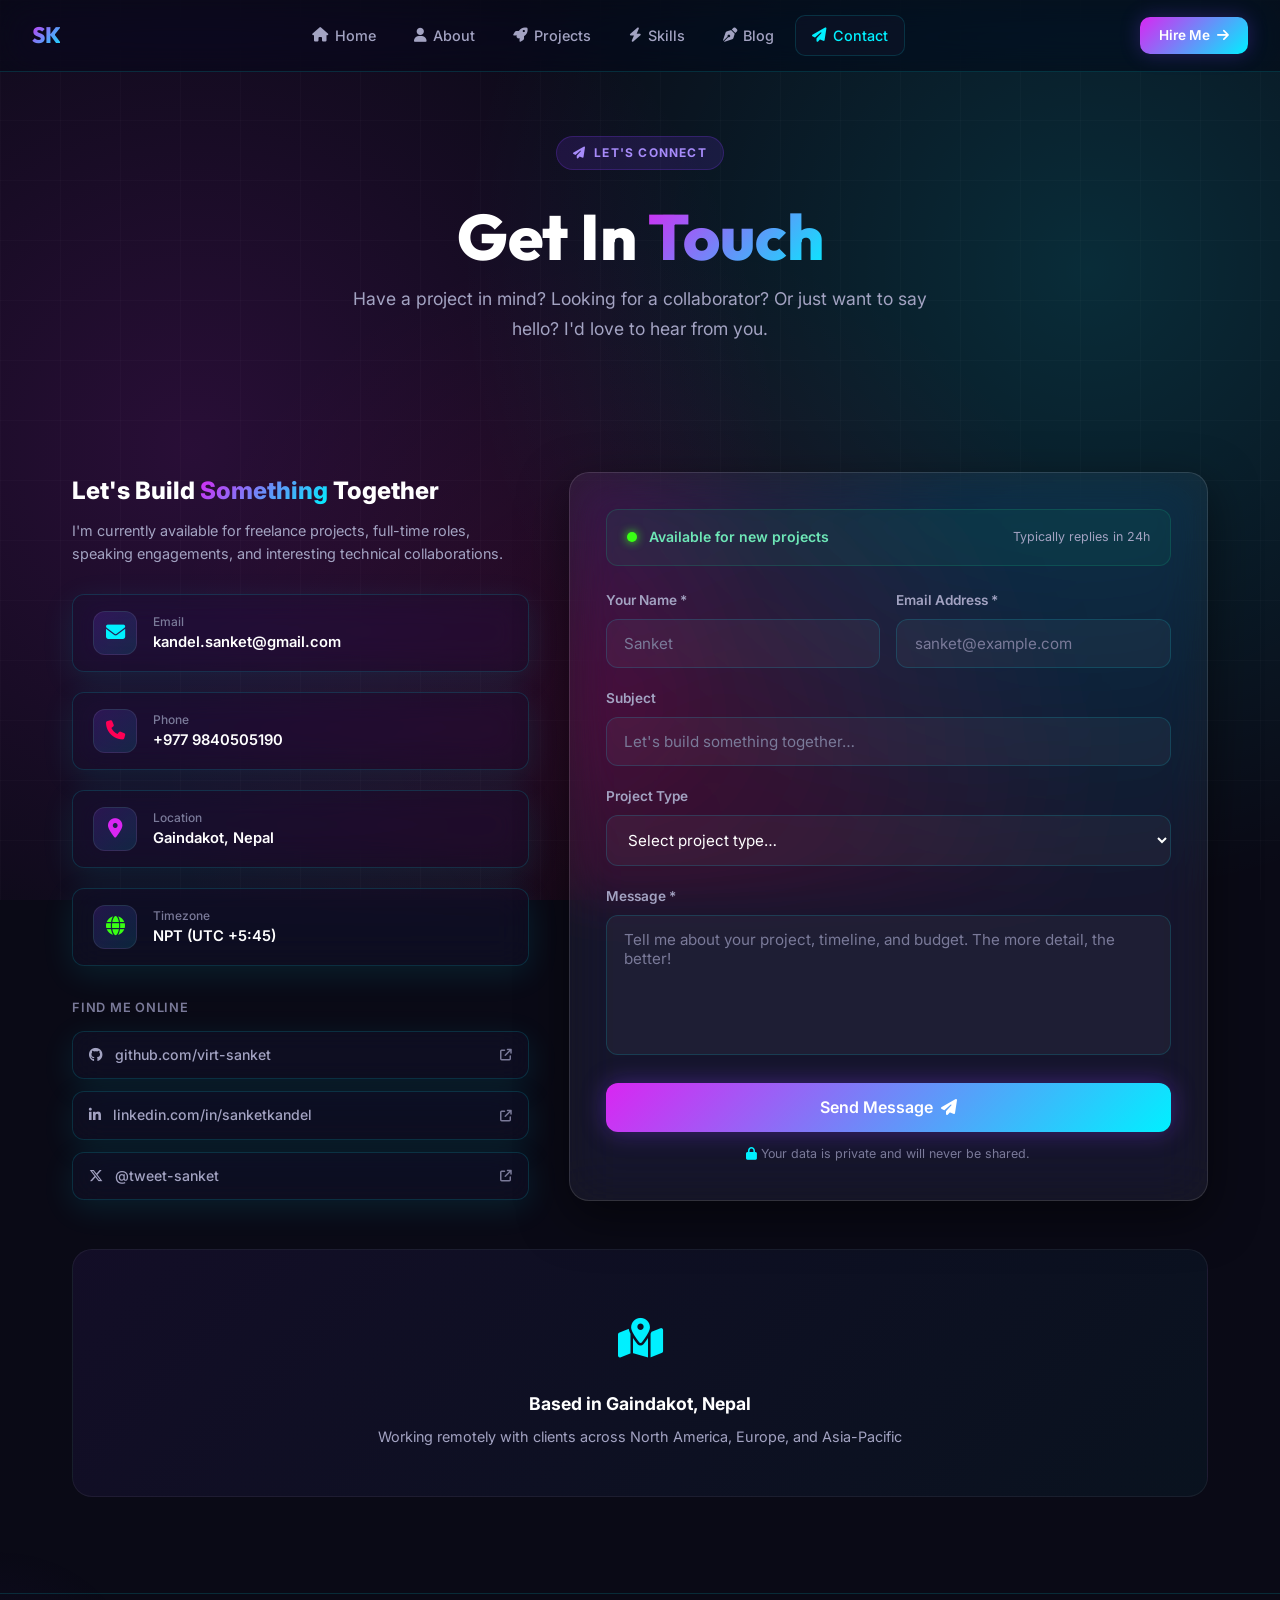
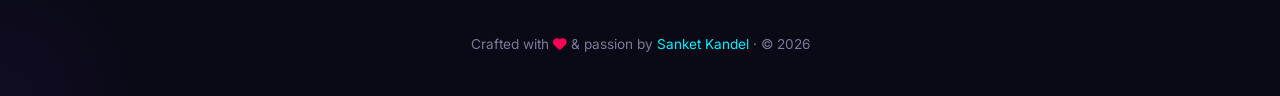
<file: contact.html>
<!DOCTYPE html>
<html lang="en">

<head>
  <meta charset="UTF-8" />
  <meta name="viewport" content="width=device-width,initial-scale=1" />
  <title>Contact — Sanket Kandel</title>
  <meta name="description"
    content="Get in touch with Sanket Kandel for freelance projects, collaborations, speaking opportunities, or just to say hello." />
  <link rel="stylesheet" href="https://cdnjs.cloudflare.com/ajax/libs/font-awesome/6.5.1/css/all.min.css" />
  <link rel="stylesheet" href="style.css" />
</head>

<body>
  <div class="bg-canvas"></div>
  <div class="bg-grid"></div>
  <div class="orb orb-1"></div>
  <div class="orb orb-2"></div>
  <div class="orb orb-3"></div>

  <nav class="navbar">
    <a class="nav-logo" href="index.html">SK</a>
    <ul class="nav-links" id="nav-links">
      <li><a href="index.html"><i class="fa-solid fa-house"></i> Home</a></li>
      <li><a href="about.html"><i class="fa-solid fa-user"></i> About</a></li>
      <li><a href="projects.html"><i class="fa-solid fa-rocket"></i> Projects</a></li>
      <li><a href="skills.html"><i class="fa-solid fa-bolt"></i> Skills</a></li>
      <li><a href="blog.html"><i class="fa-solid fa-pen-nib"></i> Blog</a></li>
      <li><a href="contact.html"><i class="fa-solid fa-paper-plane"></i> Contact</a></li>
    </ul>
    <div class="nav-cta"><a href="contact.html">Hire Me <i class="fa-solid fa-arrow-right"></i></a></div>
    <div class="nav-hamburger" id="nav-hamburger"><span></span><span></span><span></span></div>
  </nav>

  <div class="page-wrapper">
    <div class="page-hero">
      <div class="section-tag"><i class="fa-solid fa-paper-plane"></i> Let's Connect</div>
      <h1 class="page-hero-title">Get In <span class="gradient-text">Touch</span></h1>
      <p class="page-hero-sub">Have a project in mind? Looking for a collaborator? Or just want to say hello? I'd love
        to hear from you.</p>
    </div>

    <div class="section">
      <div class="contact-grid">
        <!-- Info panel -->
        <div class="contact-info">
          <div class="contact-info-header">
            <h2>Let's Build <span class="gradient-text">Something</span> Together</h2>
            <p>I'm currently available for freelance projects, full-time roles, speaking engagements, and interesting
              technical collaborations.</p>
          </div>

          <a href="mailto:kandel.sanket@gmail.com" class="contact-item glass">
            <div class="contact-item-icon"><i class="fa-solid fa-envelope icon-cyan"></i></div>
            <div>
              <div class="contact-item-label">Email</div>
              <div class="contact-item-value">kandel.sanket@gmail.com</div>
            </div>
          </a>

          <a href="tel:+9779840505190" class="contact-item glass">
            <div class="contact-item-icon"><i class="fa-solid fa-phone icon-pink"></i></div>
            <div>
              <div class="contact-item-label">Phone</div>
              <div class="contact-item-value">+977 9840505190</div>
            </div>
          </a>

          <div class="contact-item glass contact-item-static">
            <div class="contact-item-icon"><i class="fa-solid fa-location-dot icon-violet"></i></div>
            <div>
              <div class="contact-item-label">Location</div>
              <div class="contact-item-value">Gaindakot, Nepal</div>
            </div>
          </div>

          <div class="contact-item glass contact-item-static">
            <div class="contact-item-icon"><i class="fa-solid fa-globe icon-green"></i></div>
            <div>
              <div class="contact-item-label">Timezone</div>
              <div class="contact-item-value">NPT (UTC +5:45)</div>
            </div>
          </div>

          <!-- Social links -->
          <div class="social-section">
            <div class="social-section-label">Find Me Online</div>
            <div class="social-links">
              <a href="https://github.com/virt-sanket" target="_blank" rel="noopener" class="social-link glass">
                <i class="fa-brands fa-github"></i>
                <span>github.com/virt-sanket</span>
                <span class="external-link-icon"><i class="fa-solid fa-arrow-up-right-from-square"></i></span>
              </a>
              <a href="https://linkedin.com/in/sanketkandel" target="_blank" rel="noopener" class="social-link glass">
                <i class="fa-brands fa-linkedin-in"></i>
                <span>linkedin.com/in/sanketkandel</span>
                <span class="external-link-icon"><i class="fa-solid fa-arrow-up-right-from-square"></i></span>
              </a>
              <a href="#" target="_blank" rel="noopener" class="social-link glass">
                <i class="fa-brands fa-x-twitter"></i>
                <span>@tweet-sanket</span>
                <span class="external-link-icon"><i class="fa-solid fa-arrow-up-right-from-square"></i></span>
              </a>
            </div>
          </div>
        </div>

        <!-- Contact form -->
        <div class="contact-form-card glass-lg reveal">
          <div class="availability-bar">
            <div class="av-dot"></div>
            <div class="av-text">Available for new projects</div>
            <div class="av-sub">Typically replies in 24h</div>
          </div>

          <form id="contact-form">
            <div class="form-row">
              <div class="form-group">
                <label class="form-label" for="contact-name">Your Name *</label>
                <input class="form-input" type="text" id="contact-name" name="name" placeholder="Sanket" required />
              </div>
              <div class="form-group">
                <label class="form-label" for="contact-email">Email Address *</label>
                <input class="form-input" type="email" id="contact-email" name="email" placeholder="sanket@example.com"
                  required />
              </div>
            </div>

            <div class="form-group">
              <label class="form-label" for="contact-subject">Subject</label>
              <input class="form-input" type="text" id="contact-subject" name="subject"
                placeholder="Let's build something together…" />
            </div>

            <div class="form-group">
              <label class="form-label" for="contact-type">Project Type</label>
              <select class="form-input" id="contact-type" name="type">
                <option value="">Select project type…</option>
                <option value="freelance">Freelance / Contract Work</option>
                <option value="fulltime">Full-time Opportunity</option>
                <option value="collab">Open-Source Collaboration</option>
                <option value="speaking">Speaking / Workshop</option>
                <option value="other">Just Saying Hello</option>
              </select>
            </div>

            <div class="form-group">
              <label class="form-label" for="contact-message">Message *</label>
              <textarea class="form-textarea" id="contact-message" name="message"
                placeholder="Tell me about your project, timeline, and budget. The more detail, the better!"
                required></textarea>
            </div>

            <button type="submit" class="btn btn-primary btn-full" id="contact-submit">
              Send Message <i class="fa-solid fa-paper-plane"></i>
            </button>

            <p class="form-note">
              <i class="fa-solid fa-lock icon-cyan"></i> Your data is private and will never be shared.
            </p>
          </form>
        </div>
      </div>

      <!-- Location card -->
      <div class="map-box reveal">
        <div class="map-emoji"><i class="fa-solid fa-map-location-dot icon-lg-map"></i></div>
        <div class="map-title">Based in Gaindakot, Nepal</div>
        <div class="map-sub">Working remotely with clients across North America, Europe, and Asia-Pacific</div>
      </div>
    </div>

    <footer class="footer">
      <p>Crafted with <i class="fa-solid fa-heart icon-pink"></i> & passion by <a href="index.html">Sanket Kandel</a> · © 2026</p>
    </footer>
  </div>

  <script src="main.js"></script>
</body>

</html>
</file>
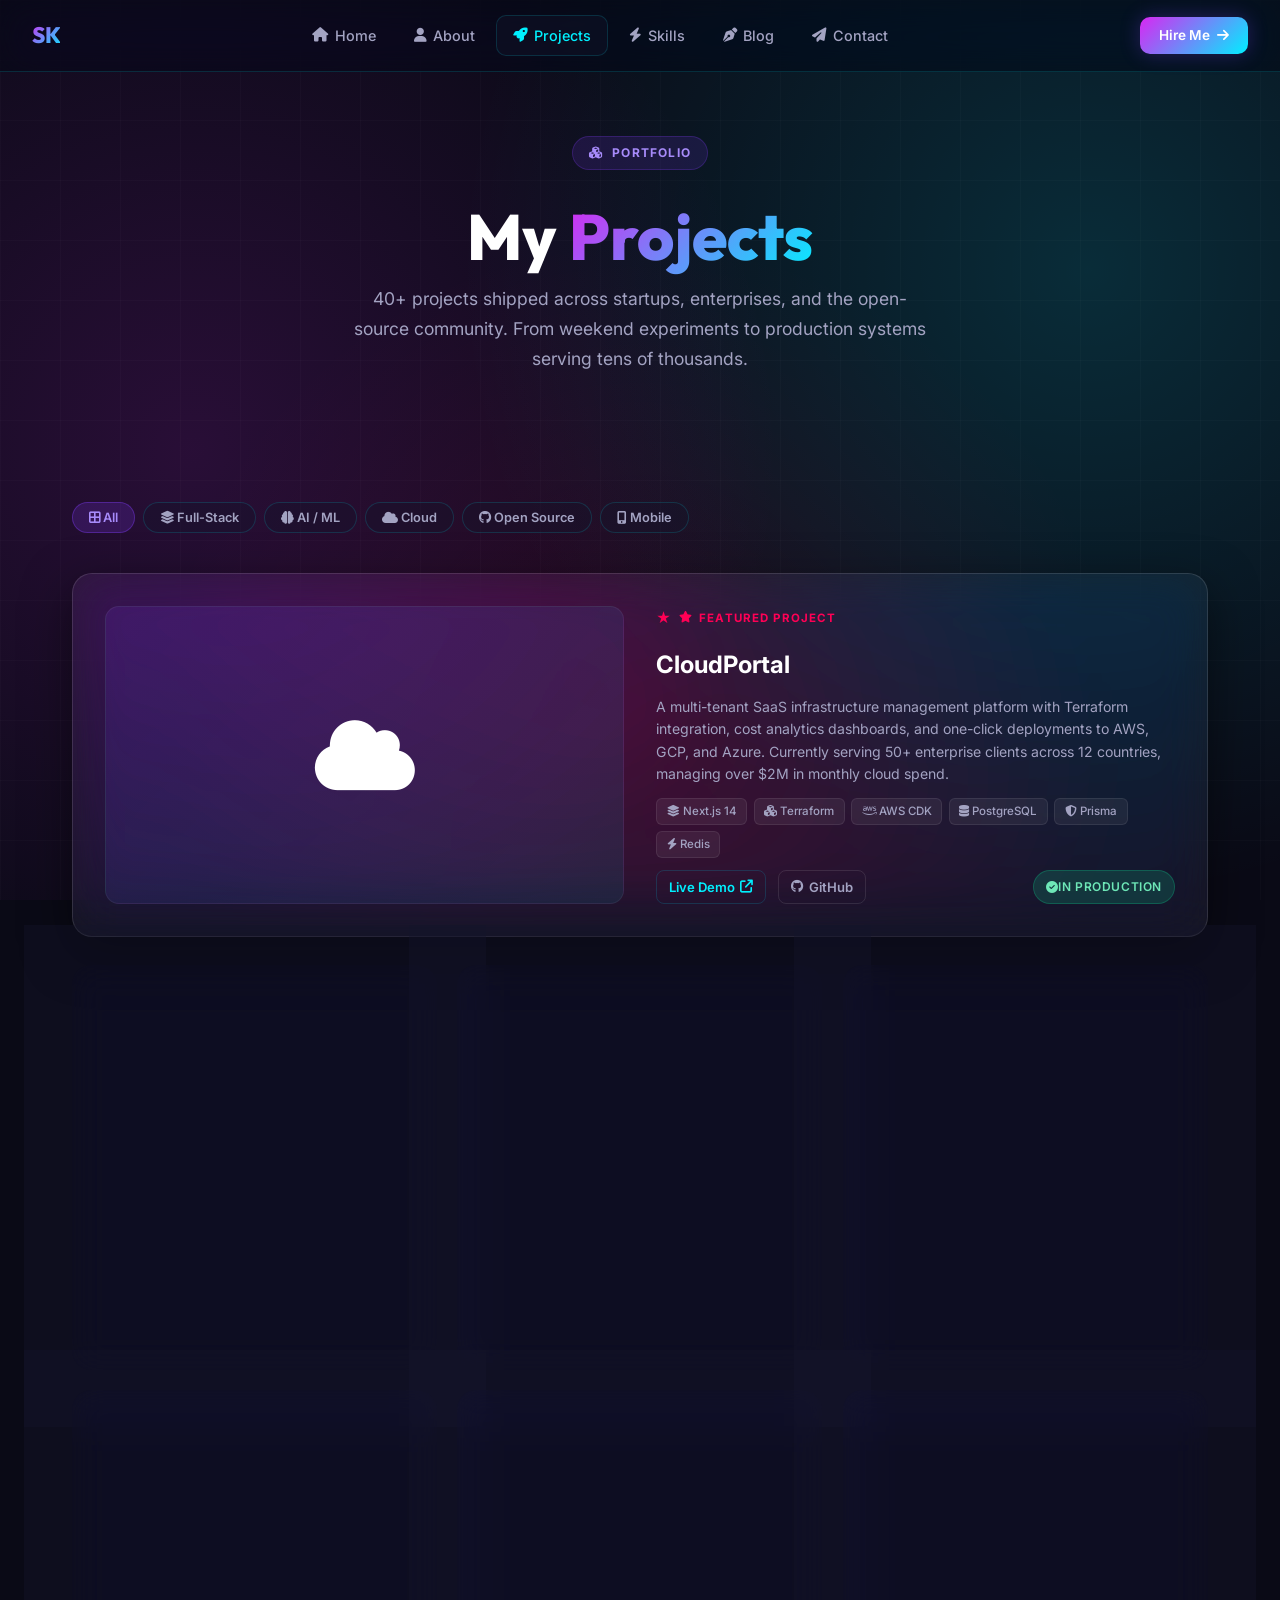
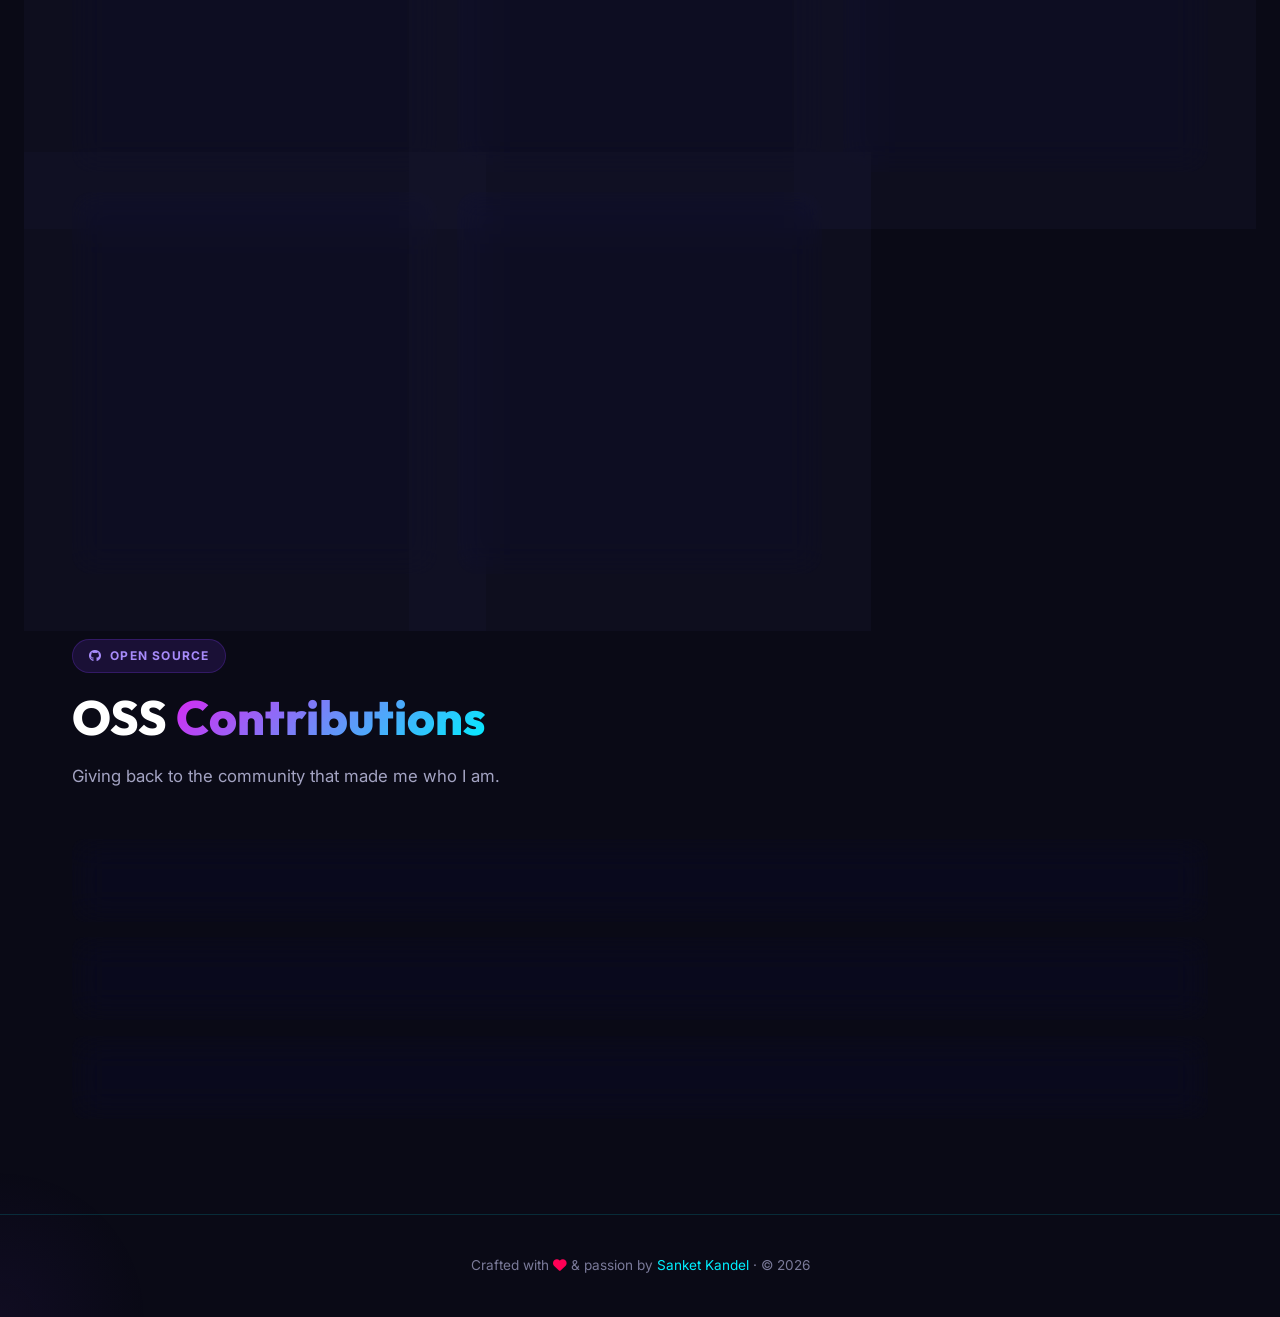
<file: projects.html>
<!DOCTYPE html>
<html lang="en">
<head>
  <meta charset="UTF-8"/>
  <meta name="viewport" content="width=device-width,initial-scale=1"/>
  <title>Projects — Sanket Kandel</title>
  <meta name="description" content="Explore Sanket Kandel's full project portfolio — web apps, AI tools, open-source libraries, and cloud infrastructure solutions."/>
  <link rel="stylesheet" href="https://cdnjs.cloudflare.com/ajax/libs/font-awesome/6.5.1/css/all.min.css"/>
  <link rel="stylesheet" href="style.css"/>
</head>
<body>
  <div class="bg-canvas"></div>
  <div class="bg-grid"></div>
  <div class="orb orb-1"></div>
  <div class="orb orb-2"></div>
  <div class="orb orb-3"></div>

  <nav class="navbar">
    <a class="nav-logo" href="index.html">SK</a>
    <ul class="nav-links" id="nav-links">
      <li><a href="index.html"><i class="fa-solid fa-house"></i> Home</a></li>
      <li><a href="about.html"><i class="fa-solid fa-user"></i> About</a></li>
      <li><a href="projects.html"><i class="fa-solid fa-rocket"></i> Projects</a></li>
      <li><a href="skills.html"><i class="fa-solid fa-bolt"></i> Skills</a></li>
      <li><a href="blog.html"><i class="fa-solid fa-pen-nib"></i> Blog</a></li>
      <li><a href="contact.html"><i class="fa-solid fa-paper-plane"></i> Contact</a></li>
    </ul>
    <div class="nav-cta"><a href="contact.html">Hire Me <i class="fa-solid fa-arrow-right"></i></a></div>
    <div class="nav-hamburger" id="nav-hamburger"><span></span><span></span><span></span></div>
  </nav>

  <div class="page-wrapper">
    <div class="page-hero">
      <div class="section-tag"><i class="fa-solid fa-cubes"></i> Portfolio</div>
      <h1 class="page-hero-title">My <span class="gradient-text">Projects</span></h1>
      <p class="page-hero-sub">40+ projects shipped across startups, enterprises, and the open-source community. From weekend experiments to production systems serving tens of thousands.</p>
    </div>

    <div class="section">
      <!-- Filters -->
      <div class="filter-bar" id="filter-bar">
        <button class="filter-btn active" data-filter="all"><i class="fa-solid fa-border-all"></i> All</button>
        <button class="filter-btn" data-filter="fullstack"><i class="fa-solid fa-layer-group"></i> Full-Stack</button>
        <button class="filter-btn" data-filter="ai"><i class="fa-solid fa-brain"></i> AI / ML</button>
        <button class="filter-btn" data-filter="cloud"><i class="fa-solid fa-cloud"></i> Cloud</button>
        <button class="filter-btn" data-filter="oss"><i class="fa-brands fa-github"></i> Open Source</button>
        <button class="filter-btn" data-filter="mobile"><i class="fa-solid fa-mobile-screen-button"></i> Mobile</button>
      </div>

      <!-- Projects grid -->
      <div class="projects-grid" id="projects-grid">

        <!-- Featured -->
        <div class="project-card glass-lg project-featured reveal" data-category="fullstack cloud">
          <div class="project-visual"><i class="fa-solid fa-cloud"></i></div>
          <div class="project-content">
            <div class="featured-label"><i class="fa-solid fa-star"></i> Featured Project</div>
            <div class="project-title">CloudPortal</div>
            <p class="project-desc">A multi-tenant SaaS infrastructure management platform with Terraform integration, cost analytics dashboards, and one-click deployments to AWS, GCP, and Azure. Currently serving 50+ enterprise clients across 12 countries, managing over $2M in monthly cloud spend.</p>
            <div class="project-tags">
              <span class="project-tag"><i class="fa-solid fa-layer-group"></i> Next.js 14</span>
              <span class="project-tag"><i class="fa-solid fa-cubes"></i> Terraform</span>
              <span class="project-tag"><i class="fa-brands fa-aws"></i> AWS CDK</span>
              <span class="project-tag"><i class="fa-solid fa-database"></i> PostgreSQL</span>
              <span class="project-tag"><i class="fa-solid fa-shield-halved"></i> Prisma</span>
              <span class="project-tag"><i class="fa-solid fa-bolt"></i> Redis</span>
            </div>
            <div class="project-links">
              <a href="#" class="project-link">Live Demo <i class="fa-solid fa-arrow-up-right-from-square"></i></a>
              <a href="#" class="project-link secondary"><i class="fa-brands fa-github"></i> GitHub</a>
              <span class="badge badge-green project-status"><i class="fa-solid fa-circle-check"></i> In Production</span>
            </div>
          </div>
        </div>

        <!-- Card 1 -->
        <div class="project-card glass reveal" data-category="fullstack">
          <div class="project-icon"><i class="fa-solid fa-chart-line"></i></div>
          <div class="project-title">NovaDash</div>
          <p class="project-desc">Real-time analytics dashboard with live WebSocket data streams, interactive D3.js charts, and dark-mode glassmorphism UI — serving 10k+ daily active users.</p>
          <div class="project-tags">
            <span class="project-tag"><i class="fa-brands fa-react"></i> React</span>
            <span class="project-tag"><i class="fa-solid fa-chart-pie"></i> D3.js</span>
            <span class="project-tag"><i class="fa-solid fa-bolt"></i> WebSocket</span>
            <span class="project-tag"><i class="fa-brands fa-node-js"></i> Node.js</span>
            <span class="project-tag"><i class="fa-solid fa-database"></i> MongoDB</span>
          </div>
          <div class="project-links">
            <a href="#" class="project-link">Live Demo <i class="fa-solid fa-arrow-up-right-from-square"></i></a>
            <a href="#" class="project-link secondary"><i class="fa-brands fa-github"></i> GitHub</a>
          </div>
        </div>

        <!-- Card 2 -->
        <div class="project-card glass reveal" data-category="ai">
          <div class="project-icon"><i class="fa-solid fa-robot"></i></div>
          <div class="project-title">AetherAI</div>
          <p class="project-desc">AI-powered code review assistant that integrates with GitHub PRs, providing contextual, actionable feedback. Reduced average review time by 60% across 200+ repositories.</p>
          <div class="project-tags">
            <span class="project-tag"><i class="fa-brands fa-python"></i> Python</span>
            <span class="project-tag"><i class="fa-solid fa-brain"></i> OpenAI GPT-4</span>
            <span class="project-tag"><i class="fa-solid fa-server"></i> FastAPI</span>
            <span class="project-tag"><i class="fa-brands fa-docker"></i> Docker</span>
          </div>
          <div class="project-links">
            <a href="#" class="project-link">Live Demo <i class="fa-solid fa-arrow-up-right-from-square"></i></a>
            <a href="#" class="project-link secondary"><i class="fa-brands fa-github"></i> GitHub</a>
          </div>
        </div>

        <!-- Card 3 -->
        <div class="project-card glass reveal" data-category="oss">
          <div class="project-icon"><i class="fa-solid fa-wand-magic-sparkles"></i></div>
          <div class="project-title">GlassUI</div>
          <p class="project-desc">An open-source React component library implementing glassmorphism design patterns. 3.2k GitHub stars, 180 contributors, and used in 500+ projects worldwide.</p>
          <div class="project-tags">
            <span class="project-tag"><i class="fa-brands fa-react"></i> React</span>
            <span class="project-tag"><i class="fa-solid fa-code"></i> TypeScript</span>
            <span class="project-tag"><i class="fa-solid fa-book"></i> Storybook</span>
            <span class="project-tag"><i class="fa-solid fa-box"></i> Rollup</span>
          </div>
          <div class="project-links">
            <a href="#" class="project-link">Docs <i class="fa-solid fa-arrow-up-right-from-square"></i></a>
            <a href="#" class="project-link secondary"><i class="fa-brands fa-github"></i> GitHub <i class="fa-solid fa-star icon-amber"></i> 3.2k</a>
          </div>
        </div>

        <!-- Card 4 -->
        <div class="project-card glass reveal" data-category="ai fullstack">
          <div class="project-icon"><i class="fa-solid fa-comments"></i></div>
          <div class="project-title">Synapse Chat</div>
          <p class="project-desc">Multi-model AI chat application supporting GPT-4, Claude, and Gemini with conversation history, file uploads, and team workspaces.</p>
          <div class="project-tags">
            <span class="project-tag"><i class="fa-solid fa-layer-group"></i> Next.js</span>
            <span class="project-tag"><i class="fa-solid fa-brain"></i> Vercel AI SDK</span>
            <span class="project-tag"><i class="fa-solid fa-database"></i> Supabase</span>
            <span class="project-tag"><i class="fa-solid fa-credit-card"></i> Stripe</span>
          </div>
          <div class="project-links">
            <a href="#" class="project-link">Live <i class="fa-solid fa-arrow-up-right-from-square"></i></a>
            <a href="#" class="project-link secondary"><i class="fa-brands fa-github"></i> GitHub</a>
          </div>
        </div>

        <!-- Card 5 -->
        <div class="project-card glass reveal" data-category="mobile">
          <div class="project-icon"><i class="fa-solid fa-mobile-screen-button"></i></div>
          <div class="project-title">TrailMap</div>
          <p class="project-desc">Cross-platform hiking trail discovery app for Nepal with offline maps, elevation profiles, and community-driven trail ratings. 8k+ downloads on iOS and Android.</p>
          <div class="project-tags">
            <span class="project-tag"><i class="fa-brands fa-react"></i> React Native</span>
            <span class="project-tag"><i class="fa-solid fa-map-location-dot"></i> MapboxGL</span>
            <span class="project-tag"><i class="fa-solid fa-mobile"></i> Expo</span>
            <span class="project-tag"><i class="fa-solid fa-fire"></i> Firebase</span>
          </div>
          <div class="project-links">
            <a href="#" class="project-link">App Store <i class="fa-solid fa-arrow-up-right-from-square"></i></a>
            <a href="#" class="project-link secondary"><i class="fa-brands fa-github"></i> GitHub</a>
          </div>
        </div>

        <!-- Card 6 -->
        <div class="project-card glass reveal" data-category="cloud">
          <div class="project-icon"><i class="fa-solid fa-terminal"></i></div>
          <div class="project-title">DevFlow CLI</div>
          <p class="project-desc">A developer productivity CLI that automates GitHub workflows, PR templates, semantic versioning, and deployment pipelines with a single command.</p>
          <div class="project-tags">
            <span class="project-tag"><i class="fa-brands fa-node-js"></i> Node.js</span>
            <span class="project-tag"><i class="fa-solid fa-terminal"></i> Commander.js</span>
            <span class="project-tag"><i class="fa-brands fa-github"></i> GitHub API</span>
            <span class="project-tag"><i class="fa-solid fa-code"></i> Shell</span>
          </div>
          <div class="project-links">
            <a href="#" class="project-link">npm <i class="fa-solid fa-arrow-up-right-from-square"></i></a>
            <a href="#" class="project-link secondary"><i class="fa-brands fa-github"></i> GitHub <i class="fa-solid fa-star icon-amber"></i> 870</a>
          </div>
        </div>

        <!-- Card 7 -->
        <div class="project-card glass reveal" data-category="fullstack">
          <div class="project-icon"><i class="fa-solid fa-cart-shopping"></i></div>
          <div class="project-title">StoreFront</div>
          <p class="project-desc">Headless e-commerce platform with Shopify integration, real-time inventory, and a blazing-fast storefront using Next.js and ISR. 3x faster than the previous store.</p>
          <div class="project-tags">
            <span class="project-tag"><i class="fa-solid fa-layer-group"></i> Next.js</span>
            <span class="project-tag"><i class="fa-brands fa-shopify"></i> Shopify</span>
            <span class="project-tag"><i class="fa-solid fa-network-wired"></i> GraphQL</span>
            <span class="project-tag"><i class="fa-solid fa-palette"></i> Tailwind</span>
          </div>
          <div class="project-links">
            <a href="#" class="project-link">Live <i class="fa-solid fa-arrow-up-right-from-square"></i></a>
            <a href="#" class="project-link secondary"><i class="fa-brands fa-github"></i> GitHub</a>
          </div>
        </div>

        <!-- Card 8 -->
        <div class="project-card glass reveal" data-category="oss">
          <div class="project-icon"><i class="fa-solid fa-vault"></i></div>
          <div class="project-title">env-vault</div>
          <p class="project-desc">Secure environment variable management for teams. Encrypts, versions, and syncs .env files across your team using AES-256 and zero-knowledge architecture.</p>
          <div class="project-tags">
            <span class="project-tag"><i class="fa-brands fa-node-js"></i> Node.js</span>
            <span class="project-tag"><i class="fa-solid fa-terminal"></i> CLI</span>
            <span class="project-tag"><i class="fa-solid fa-lock"></i> Cryptography</span>
          </div>
          <div class="project-links">
            <a href="#" class="project-link">npm <i class="fa-solid fa-arrow-up-right-from-square"></i></a>
            <a href="#" class="project-link secondary"><i class="fa-brands fa-github"></i> GitHub <i class="fa-solid fa-star icon-amber"></i> 1.4k</a>
          </div>
        </div>
      </div>

      <!-- Open Source -->
      <div class="section-gap">
        <div class="section-tag"><i class="fa-brands fa-github"></i> Open Source</div>
        <h2 class="section-title">OSS <span class="gradient-text">Contributions</span></h2>
        <p class="section-subtitle">Giving back to the community that made me who I am.</p>
        <div class="oss-list">
          <div class="oss-item glass reveal">
            <div class="oss-icon"><i class="fa-brands fa-react icon-cyan"></i></div>
            <div>
              <div class="oss-name">facebook/react</div>
              <div class="oss-desc">Fixed memory leak in concurrent mode scheduler — merged in v18.2</div>
            </div>
            <div class="oss-stats">
              <span class="oss-stat"><i class="fa-solid fa-star icon-amber"></i> 220k</span>
              <span class="oss-stat"><i class="fa-solid fa-code-pull-request"></i> 3 PRs</span>
            </div>
          </div>
          <div class="oss-item glass reveal">
            <div class="oss-icon"><i class="fa-solid fa-layer-group icon-white"></i></div>
            <div>
              <div class="oss-name">vercel/next.js</div>
              <div class="oss-desc">Added TypeScript types for Server Actions API and improved DX documentation</div>
            </div>
            <div class="oss-stats">
              <span class="oss-stat"><i class="fa-solid fa-star icon-amber"></i> 120k</span>
              <span class="oss-stat"><i class="fa-solid fa-code-pull-request"></i> 5 PRs</span>
            </div>
          </div>
          <div class="oss-item glass reveal">
            <div class="oss-icon"><i class="fa-solid fa-database icon-violet"></i></div>
            <div>
              <div class="oss-name">prisma/prisma</div>
              <div class="oss-desc">Contributed composite index support for PostgreSQL and improved error messages</div>
            </div>
            <div class="oss-stats">
              <span class="oss-stat"><i class="fa-solid fa-star icon-amber"></i> 38k</span>
              <span class="oss-stat"><i class="fa-solid fa-code-pull-request"></i> 7 PRs</span>
            </div>
          </div>
        </div>
      </div>
    </div>

    <footer class="footer">
      <p>Crafted with <i class="fa-solid fa-heart icon-pink"></i> & passion by <a href="index.html">Sanket Kandel</a> · © 2026</p>
    </footer>
  </div>

  <script src="main.js"></script>
  <script>
    // Filter functionality
    const filterBtns = document.querySelectorAll('.filter-btn');
    const cards = document.querySelectorAll('#projects-grid [data-category]');

    filterBtns.forEach(btn => {
      btn.addEventListener('click', () => {
        filterBtns.forEach(b => b.classList.remove('active'));
        btn.classList.add('active');
        const filter = btn.dataset.filter;
        cards.forEach(card => {
          const cats = card.dataset.category || '';
          card.style.display = (filter === 'all' || cats.includes(filter)) ? '' : 'none';
        });
      });
    });
  </script>
</body>
</html>
</file>
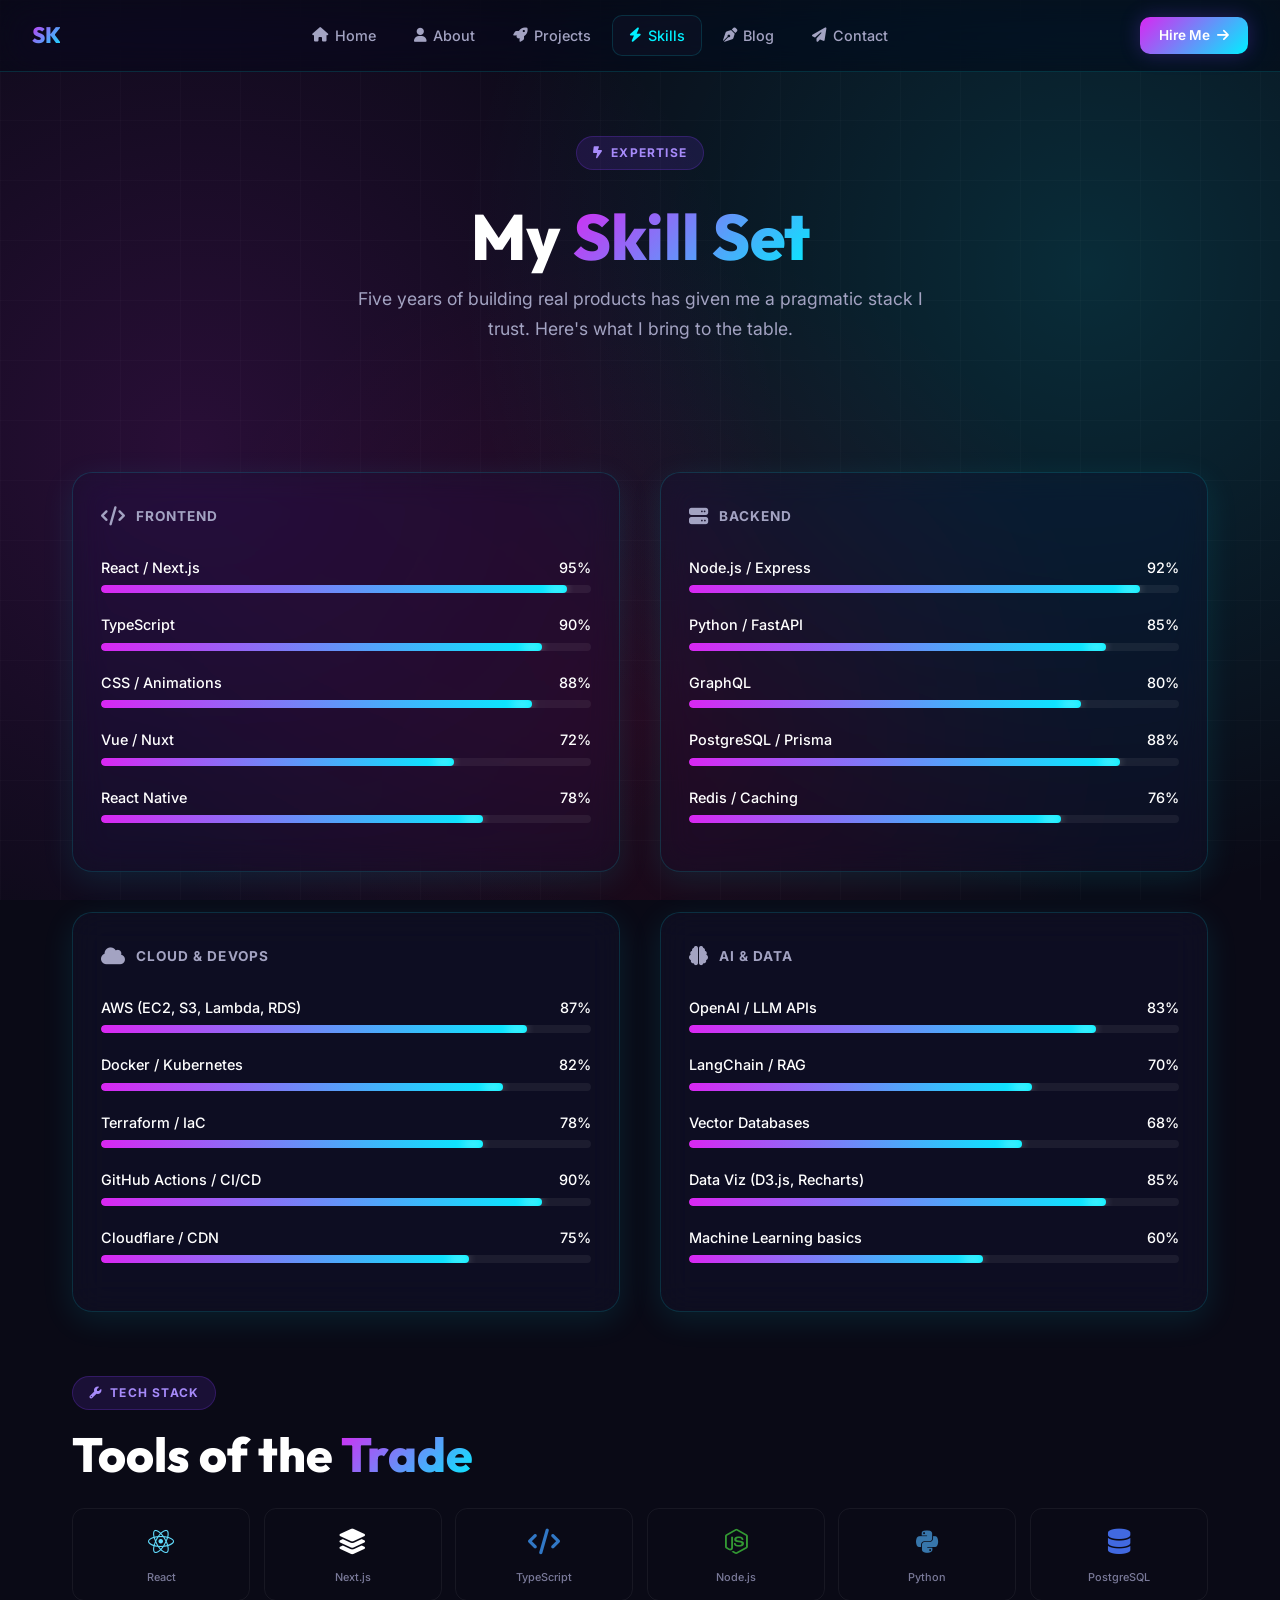
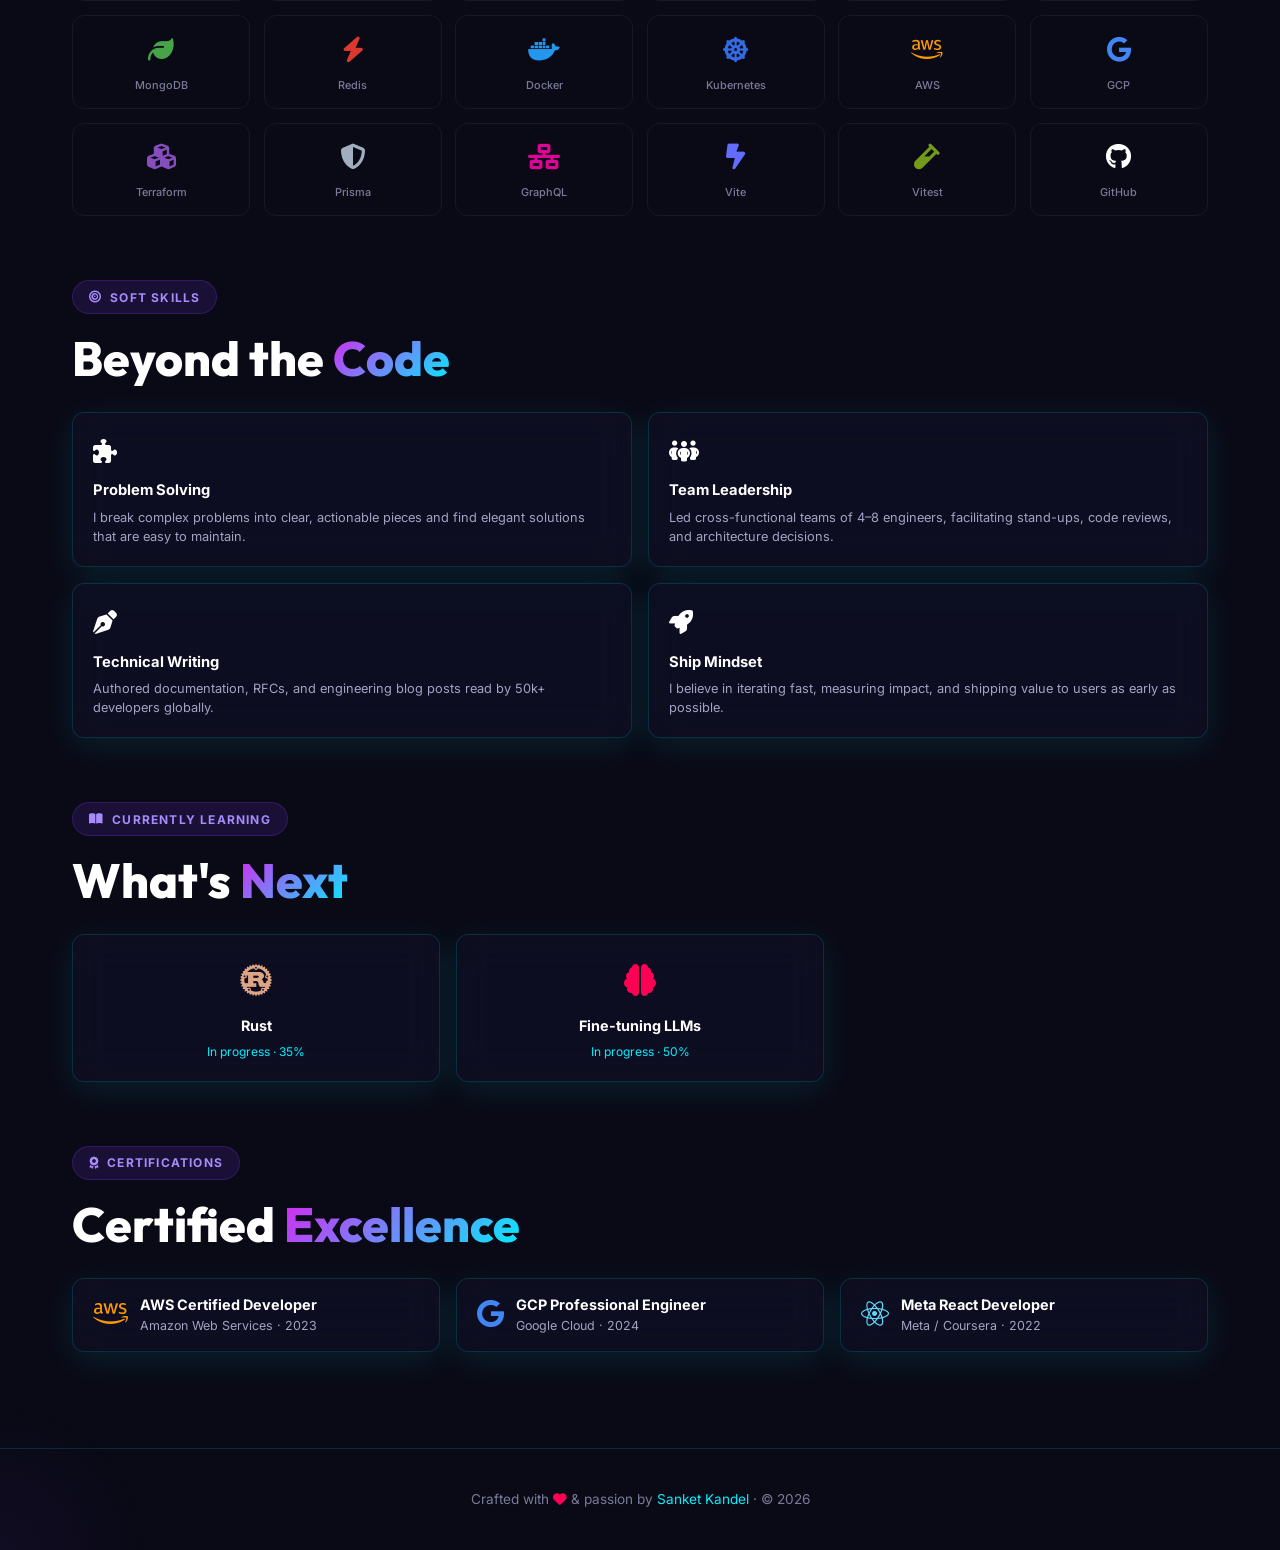
<file: skills.html>
<!DOCTYPE html>
<html lang="en">

<head>
  <meta charset="UTF-8" />
  <meta name="viewport" content="width=device-width,initial-scale=1" />
  <title>Skills — Sanket Kandel</title>
  <meta name="description"
    content="Sanket Kandel's technical skills: React, Node.js, TypeScript, AWS, Docker, PostgreSQL, Python, and more — built over 5+ years of real-world engineering." />
  <link rel="stylesheet" href="https://cdnjs.cloudflare.com/ajax/libs/font-awesome/6.5.1/css/all.min.css" />
  <link rel="stylesheet" href="style.css" />
</head>

<body>
  <div class="bg-canvas"></div>
  <div class="bg-grid"></div>
  <div class="orb orb-1"></div>
  <div class="orb orb-2"></div>
  <div class="orb orb-3"></div>

  <nav class="navbar">
    <a class="nav-logo" href="index.html">SK</a>
    <ul class="nav-links" id="nav-links">
      <li><a href="index.html"><i class="fa-solid fa-house"></i> Home</a></li>
      <li><a href="about.html"><i class="fa-solid fa-user"></i> About</a></li>
      <li><a href="projects.html"><i class="fa-solid fa-rocket"></i> Projects</a></li>
      <li><a href="skills.html"><i class="fa-solid fa-bolt"></i> Skills</a></li>
      <li><a href="blog.html"><i class="fa-solid fa-pen-nib"></i> Blog</a></li>
      <li><a href="contact.html"><i class="fa-solid fa-paper-plane"></i> Contact</a></li>
    </ul>
    <div class="nav-cta"><a href="contact.html">Hire Me <i class="fa-solid fa-arrow-right"></i></a></div>
    <div class="nav-hamburger" id="nav-hamburger"><span></span><span></span><span></span></div>
  </nav>

  <div class="page-wrapper">
    <div class="page-hero">
      <div class="section-tag"><i class="fa-solid fa-bolt-lightning"></i> Expertise</div>
      <h1 class="page-hero-title">My <span class="gradient-text">Skill Set</span></h1>
      <p class="page-hero-sub">Five years of building real products has given me a pragmatic stack I trust. Here's what
        I bring to the table.</p>
    </div>

    <div class="section">
      <!-- Skill bars -->
      <div class="skills-layout">
        <!-- Frontend -->
        <div class="skill-group glass reveal">
          <div class="skill-group-title"><span><i class="fa-solid fa-code"></i></span> Frontend</div>
          <div class="skill-bar-wrap">
            <div class="skill-bar-header"><span>React / Next.js</span><span>95%</span></div>
            <div class="skill-bar-track">
              <div class="skill-bar-fill" data-width="95%"></div>
            </div>
          </div>
          <div class="skill-bar-wrap">
            <div class="skill-bar-header"><span>TypeScript</span><span>90%</span></div>
            <div class="skill-bar-track">
              <div class="skill-bar-fill" data-width="90%"></div>
            </div>
          </div>
          <div class="skill-bar-wrap">
            <div class="skill-bar-header"><span>CSS / Animations</span><span>88%</span></div>
            <div class="skill-bar-track">
              <div class="skill-bar-fill" data-width="88%"></div>
            </div>
          </div>
          <div class="skill-bar-wrap">
            <div class="skill-bar-header"><span>Vue / Nuxt</span><span>72%</span></div>
            <div class="skill-bar-track">
              <div class="skill-bar-fill" data-width="72%"></div>
            </div>
          </div>
          <div class="skill-bar-wrap">
            <div class="skill-bar-header"><span>React Native</span><span>78%</span></div>
            <div class="skill-bar-track">
              <div class="skill-bar-fill" data-width="78%"></div>
            </div>
          </div>
        </div>

        <!-- Backend -->
        <div class="skill-group glass reveal">
          <div class="skill-group-title"><span><i class="fa-solid fa-server"></i></span> Backend</div>
          <div class="skill-bar-wrap">
            <div class="skill-bar-header"><span>Node.js / Express</span><span>92%</span></div>
            <div class="skill-bar-track">
              <div class="skill-bar-fill" data-width="92%"></div>
            </div>
          </div>
          <div class="skill-bar-wrap">
            <div class="skill-bar-header"><span>Python / FastAPI</span><span>85%</span></div>
            <div class="skill-bar-track">
              <div class="skill-bar-fill" data-width="85%"></div>
            </div>
          </div>
          <div class="skill-bar-wrap">
            <div class="skill-bar-header"><span>GraphQL</span><span>80%</span></div>
            <div class="skill-bar-track">
              <div class="skill-bar-fill" data-width="80%"></div>
            </div>
          </div>
          <div class="skill-bar-wrap">
            <div class="skill-bar-header"><span>PostgreSQL / Prisma</span><span>88%</span></div>
            <div class="skill-bar-track">
              <div class="skill-bar-fill" data-width="88%"></div>
            </div>
          </div>
          <div class="skill-bar-wrap">
            <div class="skill-bar-header"><span>Redis / Caching</span><span>76%</span></div>
            <div class="skill-bar-track">
              <div class="skill-bar-fill" data-width="76%"></div>
            </div>
          </div>
        </div>

        <!-- DevOps / Cloud -->
        <div class="skill-group glass reveal">
          <div class="skill-group-title"><span><i class="fa-solid fa-cloud"></i></span> Cloud & DevOps</div>
          <div class="skill-bar-wrap">
            <div class="skill-bar-header"><span>AWS (EC2, S3, Lambda, RDS)</span><span>87%</span></div>
            <div class="skill-bar-track">
              <div class="skill-bar-fill" data-width="87%"></div>
            </div>
          </div>
          <div class="skill-bar-wrap">
            <div class="skill-bar-header"><span>Docker / Kubernetes</span><span>82%</span></div>
            <div class="skill-bar-track">
              <div class="skill-bar-fill" data-width="82%"></div>
            </div>
          </div>
          <div class="skill-bar-wrap">
            <div class="skill-bar-header"><span>Terraform / IaC</span><span>78%</span></div>
            <div class="skill-bar-track">
              <div class="skill-bar-fill" data-width="78%"></div>
            </div>
          </div>
          <div class="skill-bar-wrap">
            <div class="skill-bar-header"><span>GitHub Actions / CI/CD</span><span>90%</span></div>
            <div class="skill-bar-track">
              <div class="skill-bar-fill" data-width="90%"></div>
            </div>
          </div>
          <div class="skill-bar-wrap">
            <div class="skill-bar-header"><span>Cloudflare / CDN</span><span>75%</span></div>
            <div class="skill-bar-track">
              <div class="skill-bar-fill" data-width="75%"></div>
            </div>
          </div>
        </div>

        <!-- AI/ML -->
        <div class="skill-group glass reveal">
          <div class="skill-group-title"><span><i class="fa-solid fa-brain"></i></span> AI & Data</div>
          <div class="skill-bar-wrap">
            <div class="skill-bar-header"><span>OpenAI / LLM APIs</span><span>83%</span></div>
            <div class="skill-bar-track">
              <div class="skill-bar-fill" data-width="83%"></div>
            </div>
          </div>
          <div class="skill-bar-wrap">
            <div class="skill-bar-header"><span>LangChain / RAG</span><span>70%</span></div>
            <div class="skill-bar-track">
              <div class="skill-bar-fill" data-width="70%"></div>
            </div>
          </div>
          <div class="skill-bar-wrap">
            <div class="skill-bar-header"><span>Vector Databases</span><span>68%</span></div>
            <div class="skill-bar-track">
              <div class="skill-bar-fill" data-width="68%"></div>
            </div>
          </div>
          <div class="skill-bar-wrap">
            <div class="skill-bar-header"><span>Data Viz (D3.js, Recharts)</span><span>85%</span></div>
            <div class="skill-bar-track">
              <div class="skill-bar-fill" data-width="85%"></div>
            </div>
          </div>
          <div class="skill-bar-wrap">
            <div class="skill-bar-header"><span>Machine Learning basics</span><span>60%</span></div>
            <div class="skill-bar-track">
              <div class="skill-bar-fill" data-width="60%"></div>
            </div>
          </div>
        </div>
      </div>

      <!-- Technologies I use -->
      <div class="section-gap">
        <div class="section-tag"><i class="fa-solid fa-wrench"></i> Tech Stack</div>
        <h2 class="section-title">Tools of the <span class="gradient-text">Trade</span></h2>
        <div class="tech-grid reveal">
          <div class="tech-item">
            <div class="tech-icon"><i class="fa-brands fa-react icon-react"></i></div>
            <div class="tech-name">React</div>
          </div>
          <div class="tech-item">
            <div class="tech-icon"><i class="fa-solid fa-layer-group icon-white"></i></div>
            <div class="tech-name">Next.js</div>
          </div>
          <div class="tech-item">
            <div class="tech-icon"><i class="fa-solid fa-code icon-ts"></i></div>
            <div class="tech-name">TypeScript</div>
          </div>
          <div class="tech-item">
            <div class="tech-icon"><i class="fa-brands fa-node-js icon-node"></i></div>
            <div class="tech-name">Node.js</div>
          </div>
          <div class="tech-item">
            <div class="tech-icon"><i class="fa-brands fa-python icon-python"></i></div>
            <div class="tech-name">Python</div>
          </div>
          <div class="tech-item">
            <div class="tech-icon"><i class="fa-solid fa-database icon-postgres"></i></div>
            <div class="tech-name">PostgreSQL</div>
          </div>
          <div class="tech-item">
            <div class="tech-icon"><i class="fa-solid fa-leaf icon-mongo"></i></div>
            <div class="tech-name">MongoDB</div>
          </div>
          <div class="tech-item">
            <div class="tech-icon"><i class="fa-solid fa-bolt icon-redis"></i></div>
            <div class="tech-name">Redis</div>
          </div>
          <div class="tech-item">
            <div class="tech-icon"><i class="fa-brands fa-docker icon-docker"></i></div>
            <div class="tech-name">Docker</div>
          </div>
          <div class="tech-item">
            <div class="tech-icon"><i class="fa-solid fa-dharmachakra icon-k8s"></i></div>
            <div class="tech-name">Kubernetes</div>
          </div>
          <div class="tech-item">
            <div class="tech-icon"><i class="fa-brands fa-aws icon-aws"></i></div>
            <div class="tech-name">AWS</div>
          </div>
          <div class="tech-item">
            <div class="tech-icon"><i class="fa-brands fa-google icon-gcp"></i></div>
            <div class="tech-name">GCP</div>
          </div>
          <div class="tech-item">
            <div class="tech-icon"><i class="fa-solid fa-cubes icon-terraform"></i></div>
            <div class="tech-name">Terraform</div>
          </div>
          <div class="tech-item">
            <div class="tech-icon"><i class="fa-solid fa-shield-halved icon-prisma"></i></div>
            <div class="tech-name">Prisma</div>
          </div>
          <div class="tech-item">
            <div class="tech-icon"><i class="fa-solid fa-network-wired icon-graphql"></i></div>
            <div class="tech-name">GraphQL</div>
          </div>
          <div class="tech-item">
            <div class="tech-icon"><i class="fa-solid fa-bolt-lightning icon-vite"></i></div>
            <div class="tech-name">Vite</div>
          </div>
          <div class="tech-item">
            <div class="tech-icon"><i class="fa-solid fa-vial icon-vitest"></i></div>
            <div class="tech-name">Vitest</div>
          </div>
          <div class="tech-item">
            <div class="tech-icon"><i class="fa-brands fa-github icon-white"></i></div>
            <div class="tech-name">GitHub</div>
          </div>
        </div>

        <!-- Soft skills -->
        <div class="section-gap">
          <div class="section-tag"><i class="fa-solid fa-bullseye"></i> Soft Skills</div>
          <h2 class="section-title">Beyond the <span class="gradient-text">Code</span></h2>
          <div class="soft-grid">
            <div class="soft-card glass reveal">
              <div class="soft-icon"><i class="fa-solid fa-puzzle-piece"></i></div>
              <div class="soft-title">Problem Solving</div>
              <div class="soft-desc">I break complex problems into clear, actionable pieces and find elegant solutions
                that are easy to maintain.</div>
            </div>
            <div class="soft-card glass reveal">
              <div class="soft-icon"><i class="fa-solid fa-people-group"></i></div>
              <div class="soft-title">Team Leadership</div>
              <div class="soft-desc">Led cross-functional teams of 4–8 engineers, facilitating stand-ups, code reviews,
                and architecture decisions.</div>
            </div>
            <div class="soft-card glass reveal">
              <div class="soft-icon"><i class="fa-solid fa-pen-nib"></i></div>
              <div class="soft-title">Technical Writing</div>
              <div class="soft-desc">Authored documentation, RFCs, and engineering blog posts read by 50k+ developers
                globally.</div>
            </div>
            <div class="soft-card glass reveal">
              <div class="soft-icon"><i class="fa-solid fa-rocket"></i></div>
              <div class="soft-title">Ship Mindset</div>
              <div class="soft-desc">I believe in iterating fast, measuring impact, and shipping value to users as early
                as possible.</div>
            </div>
          </div>
        </div>

        <!-- Currently learning -->
        <div class="section-gap">
          <div class="section-tag"><i class="fa-solid fa-book-open"></i> Currently Learning</div>
          <h2 class="section-title">What's <span class="gradient-text">Next</span></h2>
          <div class="learning-items">
            <div class="learning-card glass reveal">
              <div class="learning-emoji"><i class="fa-brands fa-rust icon-rust"></i></div>
              <div class="learning-name">Rust</div>
              <div class="learning-stage">In progress · 35%</div>
            </div>
            <div class="learning-card glass reveal">
              <div class="learning-emoji"><i class="fa-solid fa-brain icon-pink"></i></div>
              <div class="learning-name">Fine-tuning LLMs</div>
              <div class="learning-stage">In progress · 50%</div>
            </div>
            <div class="learning-card glass reveal">
              <div class="learning-emoji"><i class="fa-solid fa-dharmachakra icon-cyan"></i></div>
              <div class="learning-name">Helm / K8s Adv.</div>
              <div class="learning-stage">In progress · 60%</div>
            </div>
          </div>
        </div>

        <!-- Certifications -->
        <div class="section-gap">
          <div class="section-tag"><i class="fa-solid fa-award"></i> Certifications</div>
          <h2 class="section-title">Certified <span class="gradient-text">Excellence</span></h2>
          <div class="certs-row">
            <div class="cert-badge glass reveal">
              <div class="cert-icon"><i class="fa-brands fa-aws icon-aws"></i></div>
              <div>
                <div class="cert-name">AWS Certified Developer</div>
                <div class="cert-issuer">Amazon Web Services · 2023</div>
              </div>
            </div>
            <div class="cert-badge glass reveal">
              <div class="cert-icon"><i class="fa-brands fa-google icon-gcp"></i></div>
              <div>
                <div class="cert-name">GCP Professional Engineer</div>
                <div class="cert-issuer">Google Cloud · 2024</div>
              </div>
            </div>
            <div class="cert-badge glass reveal">
              <div class="cert-icon"><i class="fa-brands fa-react icon-react"></i></div>
              <div>
                <div class="cert-name">Meta React Developer</div>
                <div class="cert-issuer">Meta / Coursera · 2022</div>
              </div>
            </div>
          </div>
        </div>
      </div>
    </div>

    <footer class="footer">
      <p>Crafted with <i class="fa-solid fa-heart icon-pink"></i> & passion by <a href="index.html">Sanket Kandel</a> · © 2026</p>
    </footer>
  </div>
  <script src="main.js"></script>
</body>

</html>
</file>
<file: style.css>
/* ============================================================
   GLOBAL DESIGN SYSTEM — Glassmorphism Portfolio
   ============================================================ */

@import url('https://fonts.googleapis.com/css2?family=Inter:wght@300;400;500;600;700;800;900&family=Outfit:wght@300;400;600;700;800&display=swap');

/* ── CSS Variables (Cyber-Neon Theme) ──────────────────────────────────────────── */
:root {
  --bg-primary:    #0a0a16;
  --bg-secondary:  #14142b;
  --accent-violet: #d926f2;
  --accent-cyan:   #00f0ff;
  --accent-pink:   #ff0055;
  --accent-green:  #39ff14;
  --glass-bg:      rgba(20, 20, 43, 0.4);
  --glass-border:  rgba(0, 240, 255, 0.15);
  --glass-shadow:  0 8px 32px rgba(0, 240, 255, 0.1);
  --text-primary:  #ffffff;
  --text-muted:    #a3a3c2;
  --text-dim:      #7a7a99;
  --radius-lg:     12px;
  --radius-xl:     20px;
  --nav-h:         72px;
  --transition:    all 0.4s cubic-bezier(0.25, 1, 0.5, 1);
}

/* ── Reset & Base ───────────────────────────────────────────── */
*, *::before, *::after { box-sizing: border-box; margin: 0; padding: 0; }

html { scroll-behavior: smooth; }

body {
  font-family: 'Inter', sans-serif;
  background: var(--bg-primary);
  color: var(--text-primary);
  min-height: 100vh;
  overflow-x: hidden;
  line-height: 1.6;
}

/* ── Scrollbar ──────────────────────────────────────────────── */
::-webkit-scrollbar { width: 6px; }
::-webkit-scrollbar-track { background: var(--bg-secondary); }
::-webkit-scrollbar-thumb { background: var(--accent-violet); border-radius: 3px; }

/* ── Background Canvas (Mesh Gradient) ──────────────────────────────────────── */
.bg-canvas {
  position: fixed;
  inset: 0;
  z-index: 0;
  background:
    radial-gradient(circle at 15% 50%, rgba(217, 38, 242, 0.15), transparent 50%),
    radial-gradient(circle at 85% 30%, rgba(0, 240, 255, 0.15), transparent 50%),
    radial-gradient(circle at 50% 80%, rgba(255, 0, 85, 0.1), transparent 50%),
    var(--bg-primary);
  pointer-events: none;
  animation: mesh-bg 15s ease-in-out infinite alternate;
}

@keyframes mesh-bg {
  0% { transform: scale(1); }
  100% { transform: scale(1.05); }
}

/* animated orbs (hidden in cyber theme, kept for structure if needed) */
.orb { display: none; }
.orb-1 { width: 500px; height: 500px; background: var(--accent-violet); top: -100px; left: -100px; animation-duration: 22s; }
.orb-2 { width: 400px; height: 400px; background: var(--accent-cyan);   bottom: -80px; right: -80px; animation-duration: 18s; animation-delay: -9s; }
.orb-3 { width: 300px; height: 300px; background: var(--accent-pink);   top: 40%; left: 60%; animation-duration: 25s; animation-delay: -4s; opacity: 0.1; }

@keyframes orb-drift {
  from { transform: translate(0, 0) scale(1); }
  to   { transform: translate(40px, 30px) scale(1.08); }
}

/* ── Grid overlay ───────────────────────────────────────────── */
.bg-grid {
  position: fixed;
  inset: 0;
  z-index: 0;
  background-image:
    linear-gradient(rgba(255,255,255,0.02) 1px, transparent 1px),
    linear-gradient(90deg, rgba(255,255,255,0.02) 1px, transparent 1px);
  background-size: 60px 60px;
  pointer-events: none;
}

/* ── Page wrapper ───────────────────────────────────────────── */
.page-wrapper {
  position: relative;
  z-index: 1;
  min-height: 100vh;
  padding-top: var(--nav-h);
}

/* ── Navigation ─────────────────────────────────────────────── */
.navbar {
  position: fixed;
  top: 0; left: 0; right: 0;
  z-index: 100;
  height: var(--nav-h);
  display: flex;
  align-items: center;
  padding: 0 2rem;
  background: rgba(5,9,20,0.6);
  backdrop-filter: blur(20px) saturate(180%);
  -webkit-backdrop-filter: blur(20px) saturate(180%);
  border-bottom: 1px solid var(--glass-border);
}

.nav-logo {
  font-family: 'Outfit', sans-serif;
  font-size: 1.4rem;
  font-weight: 800;
  background: linear-gradient(135deg, var(--accent-violet), var(--accent-cyan));
  -webkit-background-clip: text;
  -webkit-text-fill-color: transparent;
  background-clip: text;
  text-decoration: none;
  letter-spacing: -0.5px;
  flex: 0 0 auto;
}

.nav-links {
  display: flex;
  gap: 0.25rem;
  list-style: none;
  margin: 0 auto;
}

.nav-links a {
  display: flex;
  align-items: center;
  gap: 0.4rem;
  padding: 0.5rem 1rem;
  border-radius: 10px;
  text-decoration: none;
  color: var(--text-muted);
  font-size: 0.9rem;
  font-weight: 500;
  transition: var(--transition);
  border: 1px solid transparent;
}

.nav-links a:hover,
.nav-links a.active {
  color: var(--text-primary);
  background: var(--glass-bg);
  border-color: var(--glass-border);
}

.nav-links a.active {
  color: var(--accent-cyan);
}

.nav-cta {
  flex: 0 0 auto;
}

.nav-cta a {
  display: inline-flex;
  align-items: center;
  gap: 0.4rem;
  padding: 0.5rem 1.2rem;
  background: linear-gradient(135deg, var(--accent-violet), var(--accent-cyan));
  border-radius: 10px;
  color: #fff;
  font-size: 0.85rem;
  font-weight: 600;
  text-decoration: none;
  transition: var(--transition);
  box-shadow: 0 0 20px rgba(124,58,237,0.3);
}

.nav-cta a:hover {
  transform: translateY(-1px);
  box-shadow: 0 4px 24px rgba(124,58,237,0.5);
}

/* hamburger */
.nav-hamburger {
  display: none;
  flex-direction: column;
  gap: 5px;
  cursor: pointer;
  margin-left: auto;
  padding: 6px;
}
.nav-hamburger span {
  display: block;
  width: 24px; height: 2px;
  background: var(--text-muted);
  border-radius: 2px;
  transition: var(--transition);
}

/* ── Glass Card ─────────────────────────────────────────────── */
.glass {
  background: var(--glass-bg);
  backdrop-filter: blur(16px) saturate(160%);
  -webkit-backdrop-filter: blur(16px) saturate(160%);
  border: 1px solid var(--glass-border);
  border-radius: var(--radius-lg);
  box-shadow: var(--glass-shadow);
}

.glass-lg {
  background: rgba(255,255,255,0.05);
  backdrop-filter: blur(24px) saturate(200%);
  -webkit-backdrop-filter: blur(24px) saturate(200%);
  border: 1px solid rgba(255,255,255,0.12);
  border-radius: var(--radius-xl);
  box-shadow: 0 16px 48px rgba(0,0,0,0.5);
}

/* ── Gradient Text ──────────────────────────────────────────── */
.gradient-text {
  background: linear-gradient(135deg, var(--accent-violet), var(--accent-cyan));
  -webkit-background-clip: text;
  -webkit-text-fill-color: transparent;
  background-clip: text;
}

.gradient-text-pink {
  background: linear-gradient(135deg, var(--accent-pink), var(--accent-violet));
  -webkit-background-clip: text;
  -webkit-text-fill-color: transparent;
  background-clip: text;
}

/* ── Buttons ────────────────────────────────────────────────── */
.btn {
  display: inline-flex;
  align-items: center;
  gap: 0.5rem;
  padding: 0.75rem 1.75rem;
  border-radius: 12px;
  font-size: 0.95rem;
  font-weight: 600;
  text-decoration: none;
  cursor: pointer;
  border: none;
  transition: var(--transition);
  font-family: inherit;
}

.btn-primary {
  background: linear-gradient(135deg, var(--accent-violet), var(--accent-cyan));
  color: #fff;
  box-shadow: 0 0 24px rgba(124,58,237,0.4);
}
.btn-primary:hover {
  transform: translateY(-2px);
  box-shadow: 0 6px 32px rgba(124,58,237,0.6);
}

.btn-ghost {
  background: var(--glass-bg);
  color: var(--text-primary);
  border: 1px solid var(--glass-border);
  backdrop-filter: blur(12px);
}
.btn-ghost:hover {
  background: rgba(255,255,255,0.08);
  transform: translateY(-2px);
  border-color: rgba(255,255,255,0.2);
}

/* ── Badge / Tag ────────────────────────────────────────────── */
.badge {
  display: inline-flex;
  align-items: center;
  padding: 0.3rem 0.75rem;
  border-radius: 999px;
  font-size: 0.75rem;
  font-weight: 600;
  letter-spacing: 0.05em;
  text-transform: uppercase;
}

.badge-violet { background: rgba(124,58,237,0.2); color: #a78bfa; border: 1px solid rgba(124,58,237,0.3); }
.badge-cyan   { background: rgba(6,182,212,0.2);  color: #67e8f9; border: 1px solid rgba(6,182,212,0.3); }
.badge-pink   { background: rgba(236,72,153,0.2); color: #f9a8d4; border: 1px solid rgba(236,72,153,0.3); }
.badge-green  { background: rgba(16,185,129,0.2); color: #6ee7b7; border: 1px solid rgba(16,185,129,0.3); }
.badge-amber  { background: rgba(245,158,11,0.2); color: #fcd34d; border: 1px solid rgba(245,158,11,0.3); }

/* ── Section Common ─────────────────────────────────────────── */
.section {
  padding: 6rem 0;
  max-width: 1200px;
  margin: 0 auto;
  padding-left: 2rem;
  padding-right: 2rem;
}

.section-tag {
  display: inline-flex;
  align-items: center;
  gap: 0.5rem;
  padding: 0.4rem 1rem;
  border-radius: 999px;
  font-size: 0.75rem;
  font-weight: 700;
  letter-spacing: 0.1em;
  text-transform: uppercase;
  background: rgba(124,58,237,0.15);
  color: #a78bfa;
  border: 1px solid rgba(124,58,237,0.25);
  margin-bottom: 1rem;
}

.section-title {
  font-family: 'Outfit', sans-serif;
  font-size: clamp(2rem, 4vw, 3rem);
  font-weight: 800;
  line-height: 1.2;
  margin-bottom: 1rem;
}

.section-subtitle {
  color: var(--text-muted);
  font-size: 1.05rem;
  max-width: 560px;
  line-height: 1.7;
  margin-bottom: 3rem;
}

/* ── Page header (for inner pages) ─────────────────────────── */
.page-hero {
  padding: 4rem 2rem 2rem;
  max-width: 1200px;
  margin: 0 auto;
  text-align: center;
}

.page-hero-title {
  font-family: 'Outfit', sans-serif;
  font-size: clamp(2.5rem, 5vw, 4rem);
  font-weight: 800;
  line-height: 1.1;
  margin: 1rem 0 0.75rem;
}

.page-hero-sub {
  color: var(--text-muted);
  font-size: 1.1rem;
  max-width: 580px;
  margin: 0 auto;
  line-height: 1.7;
}

/* ── Divider ────────────────────────────────────────────────── */
.divider {
  width: 60px; height: 3px;
  background: linear-gradient(135deg, var(--accent-violet), var(--accent-cyan));
  border-radius: 999px;
  margin: 1rem 0 2rem;
}

.divider-center { margin-left: auto; margin-right: auto; }

/* ── Stat pill ──────────────────────────────────────────────── */
.stat-pill {
  display: inline-flex;
  flex-direction: column;
  align-items: center;
  padding: 1.25rem 2rem;
  border-radius: var(--radius-lg);
}

.stat-number {
  font-family: 'Outfit', sans-serif;
  font-size: 2rem;
  font-weight: 800;
  background: linear-gradient(135deg, var(--accent-violet), var(--accent-cyan));
  -webkit-background-clip: text;
  -webkit-text-fill-color: transparent;
  background-clip: text;
}

.stat-label {
  font-size: 0.8rem;
  color: var(--text-muted);
  font-weight: 500;
  margin-top: 0.25rem;
}

/* ── Skill bar ──────────────────────────────────────────────── */
.skill-bar-wrap { margin-bottom: 1.25rem; }
.skill-bar-header { display: flex; justify-content: space-between; margin-bottom: 0.4rem; font-size: 0.9rem; font-weight: 500; }
.skill-bar-track { background: rgba(255,255,255,0.06); border-radius: 999px; height: 8px; overflow: hidden; }
.skill-bar-fill {
  height: 100%;
  border-radius: 999px;
  background: linear-gradient(90deg, var(--accent-violet), var(--accent-cyan));
  width: 0;
  transition: width 1.2s cubic-bezier(0.4,0,0.2,1);
  position: relative;
}
.skill-bar-fill::after {
  content: '';
  position: absolute;
  right: 0; top: 0; bottom: 0;
  width: 20px;
  background: rgba(255,255,255,0.3);
  border-radius: 999px;
  filter: blur(4px);
}

/* ── Timeline ───────────────────────────────────────────────── */
.timeline { position: relative; padding-left: 2rem; }
.timeline::before {
  content: '';
  position: absolute;
  left: 0; top: 0; bottom: 0;
  width: 2px;
  background: linear-gradient(to bottom, var(--accent-violet), var(--accent-cyan), transparent);
}
.timeline-item { position: relative; padding-bottom: 2.5rem; }
.timeline-item::before {
  content: '';
  position: absolute;
  left: -2.45rem; top: 6px;
  width: 12px; height: 12px;
  border-radius: 50%;
  background: linear-gradient(135deg, var(--accent-violet), var(--accent-cyan));
  box-shadow: 0 0 12px rgba(124,58,237,0.6);
}
.timeline-date { font-size: 0.78rem; color: var(--accent-cyan); font-weight: 600; letter-spacing: 0.06em; text-transform: uppercase; margin-bottom: 0.25rem; }
.timeline-role { font-size: 1.05rem; font-weight: 700; margin-bottom: 0.15rem; }
.timeline-company { font-size: 0.9rem; color: var(--text-muted); margin-bottom: 0.5rem; }
.timeline-desc { font-size: 0.88rem; color: var(--text-dim); line-height: 1.65; }

/* ── Project card ───────────────────────────────────────────── */
.project-card {
  padding: 1.75rem;
  border-radius: var(--radius-xl);
  transition: var(--transition);
  display: flex;
  flex-direction: column;
  gap: 1rem;
  position: relative;
  overflow: hidden;
}

.project-card::before {
  content: '';
  position: absolute;
  inset: 0;
  background: linear-gradient(135deg, rgba(124,58,237,0.05), rgba(6,182,212,0.05));
  opacity: 0;
  transition: var(--transition);
}

.project-card:hover::before { opacity: 1; }
.project-card:hover { transform: translateY(-4px); border-color: rgba(124,58,237,0.3); box-shadow: 0 20px 60px rgba(0,0,0,0.5), 0 0 40px rgba(124,58,237,0.1); }

.project-icon {
  width: 48px; height: 48px;
  border-radius: 14px;
  display: flex; align-items: center; justify-content: center;
  font-size: 1.4rem;
  background: linear-gradient(135deg, rgba(124,58,237,0.2), rgba(6,182,212,0.2));
  border: 1px solid rgba(255,255,255,0.1);
  flex-shrink: 0;
}

.project-title { font-size: 1.1rem; font-weight: 700; }
.project-desc  { font-size: 0.88rem; color: var(--text-muted); line-height: 1.6; flex: 1; }

.project-tags { display: flex; flex-wrap: wrap; gap: 0.4rem; }
.project-tag {
  font-size: 0.72rem;
  padding: 0.2rem 0.6rem;
  border-radius: 6px;
  background: rgba(255,255,255,0.06);
  border: 1px solid rgba(255,255,255,0.08);
  color: var(--text-muted);
  font-weight: 500;
}

.project-links { display: flex; gap: 0.75rem; margin-top: auto; }
.project-link {
  display: inline-flex;
  align-items: center;
  gap: 0.3rem;
  font-size: 0.82rem;
  font-weight: 600;
  color: var(--accent-cyan);
  text-decoration: none;
  transition: var(--transition);
  padding: 0.35rem 0.75rem;
  border-radius: 8px;
  border: 1px solid rgba(6,182,212,0.2);
}
.project-link:hover { background: rgba(6,182,212,0.1); color: #fff; border-color: rgba(6,182,212,0.4); }
.project-link.secondary { color: var(--text-muted); border-color: rgba(255,255,255,0.1); }
.project-link.secondary:hover { background: rgba(255,255,255,0.06); color: var(--text-primary); }

/* ── Blog card ──────────────────────────────────────────────── */
.blog-card {
  padding: 1.75rem;
  border-radius: var(--radius-xl);
  transition: var(--transition);
  display: flex;
  flex-direction: column;
  gap: 0.75rem;
  text-decoration: none;
  color: inherit;
  position: relative;
  overflow: hidden;
}
.blog-card::before {
  content: '';
  position: absolute; inset: 0;
  background: linear-gradient(135deg, rgba(236,72,153,0.05), rgba(124,58,237,0.05));
  opacity: 0;
  transition: var(--transition);
}
.blog-card:hover::before { opacity: 1; }
.blog-card:hover { transform: translateY(-4px); border-color: rgba(236,72,153,0.3); box-shadow: 0 20px 60px rgba(0,0,0,0.5); }

.blog-meta { display: flex; align-items: center; gap: 0.75rem; font-size: 0.78rem; color: var(--text-dim); }
.blog-meta span { display: flex; align-items: center; gap: 0.3rem; }
.blog-title { font-size: 1.1rem; font-weight: 700; line-height: 1.4; }
.blog-excerpt { font-size: 0.87rem; color: var(--text-muted); line-height: 1.6; }
.blog-read-more { font-size: 0.82rem; font-weight: 600; color: var(--accent-pink); margin-top: auto; display: flex; align-items: center; gap: 0.3rem; }
.blog-featured .blog-read-more { color: var(--accent-violet); }
.blog-meta { display: flex; align-items: center; gap: 0.75rem; font-size: 0.78rem; color: var(--text-dim); margin: 0.5rem 0; }
.blog-meta span { display: flex; align-items: center; gap: 0.3rem; }
.blog-card-icon { font-size: 2.5rem; margin-bottom: 0.25rem; }
.blog-tags { margin-top: 0.5rem; display: flex; gap: 0.4rem; flex-wrap: wrap; }

/* ── Hero ─────────────────────────────────────────────────────── */
.hero {
  min-height: calc(100vh - var(--nav-h));
  display: flex;
  align-items: center;
  padding: 4rem 2rem;
  max-width: 1200px;
  margin: 0 auto;
  gap: 4rem;
}
.hero-content { flex: 1; }
.hero-visual { flex: 0 0 340px; display: flex; justify-content: center; }
.hero-eyebrow {
  display: inline-flex;
  align-items: center;
  gap: 0.5rem;
  font-size: 0.8rem;
  font-weight: 700;
  letter-spacing: 0.15em;
  text-transform: uppercase;
  color: var(--accent-cyan);
  margin-bottom: 1.25rem;
}
.hero-eyebrow::before {
  content: '';
  width: 32px;
  height: 2px;
  background: var(--accent-cyan);
  border-radius: 1px;
}
.hero-headline {
  font-family: 'Outfit', sans-serif;
  font-size: clamp(2.8rem, 6vw, 4.8rem);
  font-weight: 900;
  line-height: 1.05;
  letter-spacing: -1px;
  margin-bottom: 0.5rem;
}
.hero-typewriter {
  font-family: 'Outfit', sans-serif;
  font-size: clamp(1.4rem, 3vw, 2.2rem);
  font-weight: 600;
  color: var(--text-muted);
  margin-bottom: 1.75rem;
  min-height: 2.5rem;
  display: flex;
  align-items: center;
  gap: 0.5rem;
}
#typewriter {
  background: linear-gradient(135deg, var(--accent-violet), var(--accent-cyan));
  -webkit-background-clip: text;
  -webkit-text-fill-color: transparent;
  background-clip: text;
}
.cursor {
  display: inline-block;
  width: 3px;
  height: 1.2em;
  background: var(--accent-cyan);
  border-radius: 2px;
  animation: blink 0.9s step-end infinite;
  flex-shrink: 0;
}
@keyframes blink { 50% { opacity: 0; } }
.hero-bio {
  color: var(--text-muted);
  font-size: 1.05rem;
  line-height: 1.75;
  max-width: 480px;
  margin-bottom: 2.25rem;
}
.hero-actions {
  display: flex;
  gap: 1rem;
  flex-wrap: wrap;
  margin-bottom: 3rem;
}
.hero-socials {
  display: flex;
  gap: 0.75rem;
}
.social-btn {
  width: 44px;
  height: 44px;
  border-radius: 12px;
  display: flex;
  align-items: center;
  justify-content: center;
  font-size: 1.1rem;
  text-decoration: none;
  background: var(--glass-bg);
  border: 1px solid var(--glass-border);
  color: var(--text-muted);
  transition: var(--transition);
}
.social-btn:hover {
  background: rgba(124, 58, 237, 0.2);
  border-color: rgba(124, 58, 237, 0.4);
  color: #fff;
  transform: translateY(-2px);
}
.avatar-card { position: relative; width: 300px; }
.avatar-glow {
  position: absolute;
  inset: -20px;
  background: radial-gradient(circle at 50% 50%, rgba(124, 58, 237, 0.3), transparent 70%);
  border-radius: 50%;
  animation: pulse-glow 3s ease-in-out infinite alternate;
}
@keyframes pulse-glow {
  from { opacity: 0.6; transform: scale(0.95); }
  to { opacity: 1; transform: scale(1.05); }
}
.avatar-img {
  width: 280px;
  height: 280px;
  border-radius: 50%;
  object-fit: cover;
  border: 3px solid rgba(124, 58, 237, 0.4);
  box-shadow: 0 0 40px rgba(124, 58, 237, 0.4), 0 0 80px rgba(6, 182, 212, 0.2);
  position: relative;
  z-index: 1;
  display: block;
}
.avatar-ring {
  position: absolute;
  inset: -12px;
  border-radius: 50%;
  border: 2px solid transparent;
  background: linear-gradient(var(--bg-primary), var(--bg-primary)) padding-box,
    linear-gradient(135deg, var(--accent-violet), var(--accent-cyan)) border-box;
  animation: spin-ring 12s linear infinite;
}
@keyframes spin-ring { to { transform: rotate(360deg); } }
.status-badge {
  position: absolute;
  bottom: 16px;
  right: -10px;
  display: flex;
  align-items: center;
  gap: 0.5rem;
  padding: 0.5rem 0.9rem;
  border-radius: 999px;
  font-size: 0.78rem;
  font-weight: 600;
  z-index: 2;
}
.status-dot {
  width: 8px;
  height: 8px;
  border-radius: 50%;
  background: var(--accent-green);
  box-shadow: 0 0 8px var(--accent-green);
  animation: status-pulse 2s ease-in-out infinite;
}
@keyframes status-pulse { 50% { opacity: 0.4; } }
.stats-strip {
  max-width: 1200px;
  margin: 0 auto 4rem;
  padding: 0 2rem;
  display: grid;
  grid-template-columns: repeat(4, 1fr);
  gap: 1rem;
}
.stats-strip .stat-pill { width: 100%; }
.featured {
  max-width: 1200px;
  margin: 0 auto;
  padding: 0 2rem 6rem;
}
.featured-grid {
  display: grid;
  grid-template-columns: repeat(3, 1fr);
  gap: 1.25rem;
}
@media (max-width: 900px) {
  .hero { flex-direction: column-reverse; text-align: center; gap: 2rem; padding-top: 2rem; }
  .hero-actions,
  .hero-socials { justify-content: center; }
  .hero-bio { margin: 0 auto 2rem; }
  .stats-strip { grid-template-columns: repeat(2, 1fr); }
  .featured-grid { grid-template-columns: 1fr; }
  .hero-visual { flex: none; }
}
@media (max-width: 480px) { .stats-strip { grid-template-columns: repeat(2, 1fr); } }

/* ── About ──────────────────────────────────────────────────── */
.about-grid {
  display: grid;
  grid-template-columns: 1fr 1fr;
  gap: 2.5rem;
  align-items: start;
  margin-bottom: 4rem;
}
.about-img-wrap { position: relative; }
.about-img {
  width: 100%;
  max-width: 380px;
  border-radius: var(--radius-xl);
  object-fit: cover;
  border: 2px solid rgba(124, 58, 237, 0.3);
  box-shadow: 0 0 40px rgba(124, 58, 237, 0.25);
  display: block;
}
.about-card-floating {
  position: absolute;
  bottom: -20px;
  right: -10px;
  padding: 1rem 1.25rem;
  border-radius: var(--radius-lg);
  min-width: 180px;
}
.about-card-floating .label {
  font-size: 0.75rem;
  color: var(--text-dim);
  margin-bottom: 0.2rem;
}
.about-card-floating .value {
  font-size: 1.1rem;
  font-weight: 700;
}
.about-text p { color: var(--text-muted); line-height: 1.75; margin-bottom: 1rem; }
.about-text h3 { font-size: 1.4rem; font-weight: 700; margin: 1.75rem 0 0.75rem; }
.values-list {
  list-style: none;
  display: flex;
  flex-direction: column;
  gap: 0.65rem;
}
.values-list li {
  display: flex;
  align-items: flex-start;
  gap: 0.75rem;
  padding: 0.65rem 1rem;
  border-radius: 10px;
  background: rgba(255, 255, 255, 0.03);
  border: 1px solid rgba(255, 255, 255, 0.06);
  font-size: 0.9rem;
  color: var(--text-muted);
}
.values-list li span:first-child { font-size: 1.2rem; flex-shrink: 0; margin-top: 1px; }
.exp-section { margin-bottom: 4rem; }
.exp-grid { display: grid; grid-template-columns: 1fr 1fr; gap: 3rem; }
.edu-cards { display: flex; flex-direction: column; gap: 1rem; }
.edu-card { padding: 1.25rem 1.5rem; border-radius: var(--radius-lg); }
.edu-degree { font-weight: 700; font-size: 1rem; margin-bottom: 0.2rem; }
.edu-school { color: var(--text-muted); font-size: 0.88rem; }
.edu-year { font-size: 0.78rem; color: var(--accent-cyan); font-weight: 600; margin-top: 0.4rem; }
.interests-grid {
  display: grid;
  grid-template-columns: repeat(4, 1fr);
  gap: 1rem;
  margin-top: 1.5rem;
}
.interest-item {
  padding: 1.5rem 1rem;
  border-radius: var(--radius-lg);
  text-align: center;
  transition: var(--transition);
  cursor: default;
}
.interest-item:hover { transform: translateY(-4px); border-color: rgba(124, 58, 237, 0.3); }
.interest-icon { font-size: 2rem; margin-bottom: 0.5rem; }
.interest-label { font-size: 0.82rem; color: var(--text-muted); font-weight: 500; }
@media (max-width: 900px) {
  .about-grid { grid-template-columns: 1fr; }
  .about-img { max-width: 260px; }
  .exp-grid { grid-template-columns: 1fr; gap: 2rem; }
  .interests-grid { grid-template-columns: repeat(2, 1fr); }
}

/* ── Projects ───────────────────────────────────────────────── */
.filter-bar {
  display: flex;
  gap: 0.5rem;
  flex-wrap: wrap;
  margin-bottom: 2.5rem;
}
.filter-btn {
  padding: 0.45rem 1rem;
  border-radius: 999px;
  font-size: 0.8rem;
  font-weight: 600;
  cursor: pointer;
  border: 1px solid var(--glass-border);
  background: var(--glass-bg);
  color: var(--text-muted);
  transition: var(--transition);
  font-family: inherit;
}
.filter-btn:hover,
.filter-btn.active {
  background: rgba(124,58,237,0.2);
  border-color: rgba(124,58,237,0.4);
  color: #a78bfa;
}
.projects-grid { display: grid; grid-template-columns: repeat(3, 1fr); gap: 1.25rem; }
.project-featured {
  grid-column: 1 / -1;
  display: grid;
  grid-template-columns: 1fr 1fr;
  gap: 2rem;
  padding: 2rem;
  margin-bottom: 0.5rem;
}
.project-featured .project-visual {
  border-radius: 14px;
  overflow: hidden;
  background: linear-gradient(135deg, rgba(124,58,237,0.15), rgba(6,182,212,0.1));
  display: flex;
  align-items: center;
  justify-content: center;
  font-size: 5rem;
  min-height: 200px;
  border: 1px solid rgba(255,255,255,0.06);
}
.project-featured .project-content { display: flex; flex-direction: column; justify-content: center; gap: 0.75rem; }
.project-featured .project-title { font-size: 1.5rem; }
.featured-label {
  display: inline-flex;
  align-items: center;
  gap: 0.4rem;
  font-size: 0.72rem;
  font-weight: 700;
  letter-spacing: 0.1em;
  text-transform: uppercase;
  color: var(--accent-pink);
  margin-bottom: 0.25rem;
}
.featured-label::before { content: '★'; font-size: 0.9rem; }
.oss-list { display: flex; flex-direction: column; gap: 1rem; margin-top: 1.5rem; }
.oss-item {
  display: flex;
  align-items: center;
  gap: 1.25rem;
  padding: 1rem 1.25rem;
  border-radius: var(--radius-lg);
  transition: var(--transition);
}
.oss-item:hover { transform: translateX(4px); border-color: rgba(124,58,237,0.3); }
.oss-icon { font-size: 1.6rem; flex-shrink: 0; }
.oss-name { font-weight: 700; font-size: 0.95rem; margin-bottom: 0.2rem; }
.oss-desc { font-size: 0.82rem; color: var(--text-muted); }
.oss-stats { margin-left: auto; display: flex; gap: 0.75rem; flex-shrink: 0; }
.oss-stat { font-size: 0.78rem; color: var(--text-dim); display: flex; align-items: center; gap: 0.3rem; }
@media (max-width: 900px) {
  .projects-grid { grid-template-columns: 1fr; }
  .project-featured { grid-template-columns: 1fr; grid-column: auto; }
}

/* ── Skills ─────────────────────────────────────────────────── */
.skills-layout {
  display: grid;
  grid-template-columns: 1fr 1fr;
  gap: 2.5rem;
  margin-bottom: 4rem;
}
.skill-group { padding: 1.75rem; border-radius: var(--radius-xl); }
.skill-group-title {
  display: flex;
  align-items: center;
  gap: 0.6rem;
  font-size: 0.85rem;
  font-weight: 700;
  letter-spacing: 0.08em;
  text-transform: uppercase;
  color: var(--text-muted);
  margin-bottom: 1.5rem;
}
.skill-group-title span { font-size: 1.2rem; }
.tech-grid {
  display: grid;
  grid-template-columns: repeat(6, 1fr);
  gap: 0.85rem;
  margin-top: 1.5rem;
}
.tech-item {
  display: flex;
  flex-direction: column;
  align-items: center;
  gap: 0.4rem;
  padding: 0.85rem 0.5rem;
  border-radius: 12px;
  cursor: default;
  transition: var(--transition);
  border: 1px solid rgba(255, 255, 255, 0.06);
}
.tech-item:hover {
  background: rgba(124, 58, 237, 0.12);
  border-color: rgba(124, 58, 237, 0.3);
  transform: translateY(-3px);
}
.tech-icon { font-size: 1.6rem; }
.tech-name {
  font-size: 0.68rem;
  color: var(--text-dim);
  font-weight: 500;
  text-align: center;
}
.soft-grid {
  display: grid;
  grid-template-columns: repeat(2, 1fr);
  gap: 1rem;
  margin-top: 1.5rem;
}
.soft-card {
  padding: 1.25rem;
  border-radius: var(--radius-lg);
  transition: var(--transition);
}
.soft-card:hover {
  transform: translateY(-3px);
  border-color: rgba(6, 182, 212, 0.3);
}
.soft-icon { font-size: 1.5rem; margin-bottom: 0.5rem; }
.soft-title { font-size: 0.92rem; font-weight: 700; margin-bottom: 0.3rem; }
.soft-desc { font-size: 0.8rem; color: var(--text-muted); line-height: 1.5; }
.learning-items {
  display: grid;
  grid-template-columns: repeat(3, 1fr);
  gap: 1rem;
  margin-top: 1.5rem;
}
.learning-card { padding: 1.25rem; border-radius: var(--radius-lg); text-align: center; }
.learning-emoji { font-size: 2rem; margin-bottom: 0.5rem; }
.learning-name { font-size: 0.9rem; font-weight: 700; }
.learning-stage { font-size: 0.75rem; color: var(--accent-cyan); margin-top: 0.3rem; }
.certs-row {
  display: flex;
  flex-wrap: wrap;
  gap: 1rem;
  margin-top: 1.5rem;
}
.cert-badge {
  display: flex;
  align-items: center;
  gap: 0.75rem;
  padding: 0.85rem 1.25rem;
  border-radius: var(--radius-lg);
  flex: 1;
  min-width: 220px;
}
.cert-icon { font-size: 1.75rem; }
.cert-name { font-size: 0.9rem; font-weight: 700; }
.cert-issuer { font-size: 0.78rem; color: var(--text-muted); }
@media (max-width: 900px) {
  .skills-layout { grid-template-columns: 1fr; }
  .tech-grid { grid-template-columns: repeat(4, 1fr); }
  .learning-items { grid-template-columns: repeat(2, 1fr); }
}
@media (max-width: 520px) {
  .tech-grid { grid-template-columns: repeat(3, 1fr); }
  .soft-grid { grid-template-columns: 1fr; }
}

/* ── Contact ────────────────────────────────────────────────── */
.contact-grid {
  display: grid;
  grid-template-columns: 1fr 1.4fr;
  gap: 2.5rem;
  align-items: start;
}
.contact-info { display: flex; flex-direction: column; gap: 1.25rem; }
.contact-info-header { margin-bottom: 0.5rem; }
.contact-info-header h2 {
  font-size: 1.5rem;
  font-weight: 800;
  margin-bottom: 0.5rem;
}
.contact-info-header p {
  color: var(--text-muted);
  font-size: 0.9rem;
  line-height: 1.65;
}
.contact-item {
  display: flex;
  align-items: center;
  gap: 1rem;
  padding: 1rem 1.25rem;
  border-radius: var(--radius-lg);
  text-decoration: none;
  color: inherit;
  transition: var(--transition);
}
.contact-item:hover { transform: translateX(4px); border-color: rgba(124, 58, 237, 0.3); }
.contact-item-icon {
  width: 44px;
  height: 44px;
  border-radius: 12px;
  display: flex;
  align-items: center;
  justify-content: center;
  font-size: 1.2rem;
  background: linear-gradient(135deg, rgba(124, 58, 237, 0.2), rgba(6, 182, 212, 0.15));
  border: 1px solid rgba(255, 255, 255, 0.08);
  flex-shrink: 0;
}
.contact-item-label { font-size: 0.75rem; color: var(--text-dim); font-weight: 500; }
.contact-item-value { font-size: 0.92rem; font-weight: 600; }
.contact-item-static { cursor: default; }
.social-section { margin-top: 0.75rem; }
.social-section-label {
  font-size: 0.8rem;
  color: var(--text-dim);
  font-weight: 600;
  letter-spacing: 0.06em;
  text-transform: uppercase;
  margin-bottom: 0.75rem;
}
.social-links {
  display: flex;
  flex-direction: column;
  gap: 0.75rem;
}
.social-link {
  display: flex;
  align-items: center;
  gap: 0.75rem;
  padding: 0.75rem 1rem;
  border-radius: var(--radius-lg);
  text-decoration: none;
  color: var(--text-muted);
  font-size: 0.88rem;
  font-weight: 500;
  transition: var(--transition);
}
.social-link:hover {
  background: rgba(255, 255, 255, 0.05);
  color: var(--text-primary);
  transform: translateX(4px);
}
.social-link svg { width: 20px; height: 20px; flex-shrink: 0; }
.external-link-icon { margin-left: auto; font-size: 0.75rem; color: var(--text-dim); }
.contact-form-card { padding: 2.25rem; border-radius: var(--radius-xl); }
.form-row { display: grid; grid-template-columns: 1fr 1fr; gap: 1rem; }
#contact-type { cursor: pointer; }
select.form-input option { background: #090d1f; }
.btn-full {
  width: 100%;
  justify-content: center;
  font-size: 1rem;
  padding: 0.9rem;
}
.form-note {
  text-align: center;
  font-size: 0.78rem;
  color: var(--text-dim);
  margin-top: 0.75rem;
}
.location-badges {
  margin-top: 1.25rem;
  display: flex;
  justify-content: center;
  gap: 1rem;
  flex-wrap: wrap;
}
.map-box {
  margin-top: 3rem;
  padding: 3rem 2rem;
  border-radius: var(--radius-xl);
  text-align: center;
  background: linear-gradient(135deg, rgba(124, 58, 237, 0.08), rgba(6, 182, 212, 0.05));
  border: 1px solid rgba(255, 255, 255, 0.06);
}
.map-emoji { font-size: 3rem; margin-bottom: 1rem; }
.map-title { font-size: 1.1rem; font-weight: 700; margin-bottom: 0.4rem; }
.map-sub { font-size: 0.9rem; color: var(--text-muted); }
@media (max-width: 900px) {
  .contact-grid { grid-template-columns: 1fr; }
  .form-row { grid-template-columns: 1fr; }
}

/* ── Utility classes ───────────────────────────────────────── */
.button-row {
  display: flex;
  flex-wrap: wrap;
  gap: 0.75rem;
  margin-top: 1.75rem;
}
.section-label-sm {
  margin-bottom: 1.5rem;
  font-size: 1rem;
  color: var(--text-muted);
  font-weight: 600;
  letter-spacing: 0.06em;
  text-transform: uppercase;
}
.centered-actions { text-align: center; margin-top: 2.5rem; }
.project-status { margin-left: auto; }
.section-gap { margin-top: 4rem; }

/* ── Contact form ───────────────────────────────────────────── */
.form-group { margin-bottom: 1.25rem; }
.form-label { display: block; font-size: 0.85rem; font-weight: 600; margin-bottom: 0.5rem; color: var(--text-muted); }
.form-input, .form-textarea {
  width: 100%;
  background: rgba(255,255,255,0.04);
  border: 1px solid var(--glass-border);
  border-radius: 12px;
  padding: 0.85rem 1.1rem;
  color: var(--text-primary);
  font-family: inherit;
  font-size: 0.95rem;
  transition: var(--transition);
  outline: none;
  resize: none;
}
.form-input::placeholder, .form-textarea::placeholder { color: var(--text-dim); }
.form-input:focus, .form-textarea:focus {
  border-color: rgba(124,58,237,0.5);
  background: rgba(124,58,237,0.06);
  box-shadow: 0 0 0 3px rgba(124,58,237,0.12);
}
.form-textarea { min-height: 140px; }

/* ── Responsive ─────────────────────────────────────────────── */
@media (max-width: 768px) {
  .nav-links { display: none; }
  .nav-links.open {
    display: flex;
    flex-direction: column;
    position: absolute;
    top: var(--nav-h);
    left: 0; right: 0;
    background: rgba(5,9,20,0.97);
    backdrop-filter: blur(20px);
    padding: 1rem;
    border-bottom: 1px solid var(--glass-border);
  }
  .nav-hamburger { display: flex; }
  .nav-cta { display: none; }
  .section { padding: 4rem 1.25rem; }
  .page-hero { padding: 2rem 1.25rem 1rem; }
}

/* ── Animate on scroll ──────────────────────────────────────── */
.reveal {
  opacity: 0;
  transform: translateY(30px);
  transition: opacity 0.7s ease, transform 0.7s ease;
}
.reveal.visible {
  opacity: 1;
  transform: none;
}

/* ── Footer ─────────────────────────────────────────────────── */
.footer {
  padding: 2.5rem 2rem;
  border-top: 1px solid var(--glass-border);
  text-align: center;
  color: var(--text-dim);
  font-size: 0.85rem;
  position: relative;
  z-index: 1;
}
.footer a { color: var(--accent-cyan); text-decoration: none; }
.footer a:hover { text-decoration: underline; }

/* --- Extracted Internal Styles --- */

/* From blog.html */
text-decoration: none;
      color: inherit;
      transition: var(--transition);
      position: relative;
      overflow: hidden;
    }

    .blog-featured::before {
      content: '';
      position: absolute;
      inset: 0;
      background: linear-gradient(135deg, rgba(124, 58, 237, 0.06), rgba(6, 182, 212, 0.04));
      opacity: 0;
      transition: var(--transition);
    }

    .blog-featured:hover::before {
      opacity: 1;
    }

    .blog-featured:hover {
      transform: translateY(-3px);
      border-color: rgba(124, 58, 237, 0.3);
    }

    .blog-featured-img {
      border-radius: 14px;
      background: linear-gradient(135deg, rgba(124, 58, 237, 0.2) 0%, rgba(6, 182, 212, 0.15) 100%);
      display: flex;
      align-items: center;
      justify-content: center;
      font-size: 5rem;
      min-height: 220px;
      border: 1px solid rgba(255, 255, 255, 0.06);
    }

    .blog-featured-content {
      display: flex;
      flex-direction: column;
      justify-content: center;
      gap: 0.75rem;
    }

    .blog-featured-label {
      font-size: 0.72rem;
      font-weight: 700;
      letter-spacing: 0.1em;
      text-transform: uppercase;
      color: var(--accent-violet);
    }

    .blog-featured-title {
      font-size: 1.5rem;
      font-weight: 800;
      line-height: 1.3;
    }

    .blog-featured-excerpt {
      font-size: 0.9rem;
      color: var(--text-muted);
      line-height: 1.65;
    }

    /* Blog grid */
    .blog-grid {
      display: grid;
      grid-template-columns: repeat(3, 1fr);
      gap: 1.25rem;
    }

    /* Categories */
    .cat-bar {
      display: flex;
      gap: 0.5rem;
      flex-wrap: wrap;
      margin-bottom: 2.5rem;
    }

    .cat-btn {
      padding: 0.4rem 0.9rem;
      border-radius: 999px;
      font-size: 0.78rem;
      font-weight: 600;
      cursor: pointer;
      border: 1px solid var(--glass-border);
      background: var(--glass-bg);
      color: var(--text-muted);
      transition: var(--transition);
      font-family: inherit;
    }

    .cat-btn:hover,
    .cat-btn.active {
      background: rgba(236, 72, 153, 0.15);
      border-color: rgba(236, 72, 153, 0.35);
      color: #f9a8d4;
    }

    /* Newsletter */
    .newsletter {
      margin-top: 4rem;
      padding: 2.5rem;
      border-radius: var(--radius-xl);
      text-align: center;
      background: linear-gradient(135deg, rgba(124, 58, 237, 0.12), rgba(6, 182, 212, 0.08));
      border: 1px solid rgba(124, 58, 237, 0.2);
    }

    .newsletter h3 {
      font-size: 1.5rem;
      font-weight: 800;
      margin-bottom: 0.5rem;
    }

    .newsletter p {
      color: var(--text-muted);
      margin-bottom: 1.5rem;
    }

    .newsletter-form {
      display: flex;
      gap: 0.75rem;
      max-width: 480px;
      margin: 0 auto;
    }

    .newsletter-form input {
      flex: 1;
      padding: 0.75rem 1.1rem;
      border-radius: 12px;
      background: rgba(255, 255, 255, 0.06);
      border: 1px solid var(--glass-border);
      color: var(--text-primary);
      font-family: inherit;
      font-size: 0.9rem;
      outline: none;
    }

    .newsletter-form input:focus {
      border-color: rgba(124, 58, 237, 0.4);
    }

    .newsletter-form input::placeholder {
      color: var(--text-dim);
    }

    @media (max-width: 900px) {
      .blog-featured {
        grid-template-columns: 1fr;
      }

      .blog-grid {
        grid-template-columns: 1fr;
      }

      .newsletter-form {
        flex-direction: column;
      }
    }

    @media (max-width: 520px) {
      .blog-grid {
        grid-template-columns: 1fr;
      }
    }
  </style>

/* From contact.html */
/* Info panel */
    .contact-info {
      display: flex;
      flex-direction: column;
      gap: 1.25rem;
    }

    .contact-info-header {
      margin-bottom: 0.5rem;
    }

    .contact-info-header h2 {
      font-size: 1.5rem;
      font-weight: 800;
      margin-bottom: 0.5rem;
    }

    .contact-info-header p {
      color: var(--text-muted);
      font-size: 0.9rem;
      line-height: 1.65;
    }

    .contact-item {
      display: flex;
      align-items: center;
      gap: 1rem;
      padding: 1rem 1.25rem;
      border-radius: var(--radius-lg);
      text-decoration: none;
      color: inherit;
      transition: var(--transition);
    }

    .contact-item:hover {
      transform: translateX(4px);
      border-color: rgba(124, 58, 237, 0.3);
    }

    .contact-item-icon {
      width: 44px;
      height: 44px;
      border-radius: 12px;
      display: flex;
      align-items: center;
      justify-content: center;
      font-size: 1.2rem;
      background: linear-gradient(135deg, rgba(124, 58, 237, 0.2), rgba(6, 182, 212, 0.15));
      border: 1px solid rgba(255, 255, 255, 0.08);
      flex-shrink: 0;
    }

    .contact-item-label {
      font-size: 0.75rem;
      color: var(--text-dim);
      font-weight: 500;
    }

    .contact-item-value {
      font-size: 0.92rem;
      font-weight: 600;
    }

    /* Social links */
    .social-links {
      display: flex;
      flex-direction: column;
      gap: 0.75rem;
    }

    .social-link {
      display: flex;
      align-items: center;
      gap: 0.75rem;
      padding: 0.75rem 1rem;
      border-radius: var(--radius-lg);
      text-decoration: none;
      color: var(--text-muted);
      font-size: 0.88rem;
      font-weight: 500;
      transition: var(--transition);
    }

    .social-link:hover {
      background: rgba(255, 255, 255, 0.05);
      color: var(--text-primary);
      transform: translateX(4px);
    }

    .social-link svg {
      width: 20px;
      height: 20px;
      flex-shrink: 0;
    }

    /* Form card */
    .contact-form-card {
      padding: 2.25rem;
      border-radius: var(--radius-xl);
    }

    .form-row {
      display: grid;
      grid-template-columns: 1fr 1fr;
      gap: 1rem;
    }

    /* Availability */
    .availability-bar {
      display: flex;
      align-items: center;
      gap: 0.75rem;
      padding: 1rem 1.25rem;
      border-radius: var(--radius-lg);
      margin-bottom: 1.5rem;
      background: rgba(16, 185, 129, 0.08);
      border: 1px solid rgba(16, 185, 129, 0.2);
    }

    .av-dot {
      width: 10px;
      height: 10px;
      border-radius: 50%;
      background: var(--accent-green);
      box-shadow: 0 0 10px var(--accent-green);
      animation: status-pulse 2s ease-in-out infinite;
    }

    .av-text {
      font-size: 0.88rem;
      font-weight: 600;
      color: #6ee7b7;
    }

    .av-sub {
      font-size: 0.78rem;
      color: var(--text-muted);
      margin-left: auto;
    }

    /* Map placeholder */
    .map-box {
      margin-top: 3rem;
      padding: 3rem 2rem;
      border-radius: var(--radius-xl);
      text-align: center;
      background: linear-gradient(135deg, rgba(124, 58, 237, 0.08), rgba(6, 182, 212, 0.05));
      border: 1px solid rgba(255, 255, 255, 0.06);
    }

    .map-emoji {
      font-size: 3rem;
      margin-bottom: 1rem;
    }

    .map-title {
      font-size: 1.1rem;
      font-weight: 700;
      margin-bottom: 0.4rem;
    }

    .map-sub {
      font-size: 0.9rem;
      color: var(--text-muted);
    }

    @media (max-width: 900px) {
      .contact-grid {
        grid-template-columns: 1fr;
      }

      .form-row {
        grid-template-columns: 1fr;
      }
    }
  </style>

/* From index.html */
.hero-visual {
      flex: 0 0 340px;
      display: flex;
      justify-content: center;
    }

    .hero-eyebrow {
      display: inline-flex;
      align-items: center;
      gap: 0.5rem;
      font-size: 0.8rem;
      font-weight: 700;
      letter-spacing: 0.15em;
      text-transform: uppercase;
      color: var(--accent-cyan);
      margin-bottom: 1.25rem;
    }

    .hero-eyebrow::before {
      content: '';
      width: 32px;
      height: 2px;
      background: var(--accent-cyan);
      border-radius: 1px;
    }

    .hero-headline {
      font-family: 'Outfit', sans-serif;
      font-size: clamp(2.8rem, 6vw, 4.8rem);
      font-weight: 900;
      line-height: 1.05;
      letter-spacing: -1px;
      margin-bottom: 0.5rem;
    }

    .hero-typewriter {
      font-family: 'Outfit', sans-serif;
      font-size: clamp(1.4rem, 3vw, 2.2rem);
      font-weight: 600;
      color: var(--text-muted);
      margin-bottom: 1.75rem;
      min-height: 2.5rem;
      display: flex;
      align-items: center;
      gap: 0.5rem;
    }

    #typewriter {
      background: linear-gradient(135deg, var(--accent-violet), var(--accent-cyan));
      -webkit-background-clip: text;
      -webkit-text-fill-color: transparent;
      background-clip: text;
    }

    .cursor {
      display: inline-block;
      width: 3px;
      height: 1.2em;
      background: var(--accent-cyan);
      border-radius: 2px;
      animation: blink 0.9s step-end infinite;
      flex-shrink: 0;
    }

    @keyframes blink {
      50% {
        opacity: 0;
      }
    }

    .hero-bio {
      color: var(--text-muted);
      font-size: 1.05rem;
      line-height: 1.75;
      max-width: 480px;
      margin-bottom: 2.25rem;
    }

    .hero-actions {
      display: flex;
      gap: 1rem;
      flex-wrap: wrap;
      margin-bottom: 3rem;
    }

    .hero-socials {
      display: flex;
      gap: 0.75rem;
    }

    .social-btn {
      width: 44px;
      height: 44px;
      border-radius: 12px;
      display: flex;
      align-items: center;
      justify-content: center;
      font-size: 1.1rem;
      text-decoration: none;
      background: var(--glass-bg);
      border: 1px solid var(--glass-border);
      color: var(--text-muted);
      transition: var(--transition);
    }

    .social-btn:hover {
      background: rgba(124, 58, 237, 0.2);
      border-color: rgba(124, 58, 237, 0.4);
      color: #fff;
      transform: translateY(-2px);
    }

    /* Avatar card */
    .avatar-card {
      position: relative;
      width: 300px;
    }

    .avatar-glow {
      position: absolute;
      inset: -20px;
      background: radial-gradient(circle at 50% 50%, rgba(124, 58, 237, 0.3), transparent 70%);
      border-radius: 50%;
      animation: pulse-glow 3s ease-in-out infinite alternate;
    }

    @keyframes pulse-glow {
      from {
        opacity: 0.6;
        transform: scale(0.95);
      }

      to {
        opacity: 1;
        transform: scale(1.05);
      }
    }

    .avatar-img {
      width: 280px;
      height: 280px;
      border-radius: 50%;
      object-fit: cover;
      border: 3px solid rgba(124, 58, 237, 0.4);
      box-shadow: 0 0 40px rgba(124, 58, 237, 0.4), 0 0 80px rgba(6, 182, 212, 0.2);
      position: relative;
      z-index: 1;
      display: block;
    }

    .avatar-ring {
      position: absolute;
      inset: -12px;
      border-radius: 50%;
      border: 2px solid transparent;
      background: linear-gradient(var(--bg-primary), var(--bg-primary)) padding-box,
        linear-gradient(135deg, var(--accent-violet), var(--accent-cyan)) border-box;
      animation: spin-ring 12s linear infinite;
    }

    @keyframes spin-ring {
      to {
        transform: rotate(360deg);
      }
    }

    .status-badge {
      position: absolute;
      bottom: 16px;
      right: -10px;
      display: flex;
      align-items: center;
      gap: 0.5rem;
      padding: 0.5rem 0.9rem;
      border-radius: 999px;
      font-size: 0.78rem;
      font-weight: 600;
      z-index: 2;
    }

    .status-dot {
      width: 8px;
      height: 8px;
      border-radius: 50%;
      background: var(--accent-green);
      box-shadow: 0 0 8px var(--accent-green);
      animation: status-pulse 2s ease-in-out infinite;
    }

    @keyframes status-pulse {
      50% {
        opacity: 0.4;
      }
    }

    /* â”€â”€ Stats strip â”€â”€ */
    .stats-strip {
      max-width: 1200px;
      margin: 0 auto 4rem;
      padding: 0 2rem;
      display: grid;
      grid-template-columns: repeat(4, 1fr);
      gap: 1rem;
    }

    .stats-strip .stat-pill {
      width: 100%;
    }

    /* â”€â”€ Featured section â”€â”€ */
    .featured {
      max-width: 1200px;
      margin: 0 auto;
      padding: 0 2rem 6rem;
    }

    .featured-grid {
      display: grid;
      grid-template-columns: repeat(3, 1fr);
      gap: 1.25rem;
    }

    @media (max-width: 900px) {
      .hero {
        flex-direction: column-reverse;
        text-align: center;
        gap: 2rem;
        padding-top: 2rem;
      }

      .hero-actions,
      .hero-socials {
        justify-content: center;
      }

      .hero-bio {
        margin: 0 auto 2rem;
      }

      .stats-strip {
        grid-template-columns: repeat(2, 1fr);
      }

      .featured-grid {
        grid-template-columns: 1fr;
      }

      .hero-visual {
        flex: none;
      }
    }

    @media (max-width: 480px) {
      .stats-strip {
        grid-template-columns: repeat(2, 1fr);
      }
    }
  d/style>

/* From skills.html */
.skill-group {
      padding: 1.75rem;
      border-radius: var(--radius-xl);
    }

    .skill-group-title {
      display: flex;
      align-items: center;
      gap: 0.6rem;
      font-size: 0.85rem;
      font-weight: 700;
      letter-spacing: 0.08em;
      text-transform: uppercase;
      color: var(--text-muted);
      margin-bottom: 1.5rem;
    }

    .skill-group-title span {
      font-size: 1.2rem;
    }

    /* Tools & Tech icons grid */
    .tech-grid {
      display: grid;
      grid-template-columns: repeat(6, 1fr);
      gap: 0.85rem;
      margin-top: 1.5rem;
    }

    .tech-item {
      display: flex;
      flex-direction: column;
      align-items: center;
      gap: 0.4rem;
      padding: 0.85rem 0.5rem;
      border-radius: 12px;
      cursor: default;
      transition: var(--transition);
      border: 1px solid rgba(255, 255, 255, 0.06);
    }

    .tech-item:hover {
      background: rgba(124, 58, 237, 0.12);
      border-color: rgba(124, 58, 237, 0.3);
      transform: translateY(-3px);
    }

    .tech-icon {
      font-size: 1.6rem;
    }

    .tech-name {
      font-size: 0.68rem;
      color: var(--text-dim);
      font-weight: 500;
      text-align: center;
    }

    /* Soft skills */
    .soft-grid {
      display: grid;
      grid-template-columns: repeat(2, 1fr);
      gap: 1rem;
      margin-top: 1.5rem;
    }

    .soft-card {
      padding: 1.25rem;
      border-radius: var(--radius-lg);
      transition: var(--transition);
    }

    .soft-card:hover {
      transform: translateY(-3px);
      border-color: rgba(6, 182, 212, 0.3);
    }

    .soft-icon {
      font-size: 1.5rem;
      margin-bottom: 0.5rem;
    }

    .soft-title {
      font-size: 0.92rem;
      font-weight: 700;
      margin-bottom: 0.3rem;
    }

    .soft-desc {
      font-size: 0.8rem;
      color: var(--text-muted);
      line-height: 1.5;
    }

    /* Learning section */
    .learning-items {
      display: grid;
      grid-template-columns: repeat(3, 1fr);
      gap: 1rem;
      margin-top: 1.5rem;
    }

    .learning-card {
      padding: 1.25rem;
      border-radius: var(--radius-lg);
      text-align: center;
    }

    .learning-emoji {
      font-size: 2rem;
      margin-bottom: 0.5rem;
    }

    .learning-name {
      font-size: 0.9rem;
      font-weight: 700;
    }

    .learning-stage {
      font-size: 0.75rem;
      color: var(--accent-cyan);
      margin-top: 0.3rem;
    }

    /* Certifications */
    .certs-row {
      display: flex;
      flex-wrap: wrap;
      gap: 1rem;
      margin-top: 1.5rem;
    }

    .cert-badge {
      display: flex;
      align-items: center;
      gap: 0.75rem;
      padding: 0.85rem 1.25rem;
      border-radius: var(--radius-lg);
      flex: 1;
      min-width: 220px;
    }

    .cert-icon {
      font-size: 1.75rem;
    }

    .cert-name {
      font-size: 0.9rem;
      font-weight: 700;
    }

    .cert-issuer {
      font-size: 0.78rem;
      color: var(--text-muted);
    }

    @media (max-width: 900px) {
      .skills-layout {
        grid-template-columns: 1fr;
      }

      .tech-grid {
        grid-template-columns: repeat(4, 1fr);
      }

      .learning-items {
        grid-template-columns: repeat(2, 1fr);
      }
    }

    @media (max-width: 520px) {
      .tech-grid {
        grid-template-columns: repeat(3, 1fr);
      }

      .soft-grid {
        grid-template-columns: 1fr;
      }
    }
  d/style>


/* --- Extracted Utility Classes --- */

/* index.html */
.centered-actions {
  text-align: center;
  margin-top: 2.5rem;
}

/* skills.html & projects.html */
.section-gap {
  margin-top: 4rem;
}

/* projects.html */
.project-status {
  margin-left: auto;
}

/* blog.html */
.blog-meta {
  margin: 0.5rem 0;
}
.blog-read-more {
  color: var(--accent-violet);
}
.blog-card-icon {
  font-size: 2.5rem;
  margin-bottom: 0.25rem;
}
.blog-tags {
  margin-top: 0.5rem;
  display: flex;
  gap: 0.4rem;
  flex-wrap: wrap;
}

/* contact.html */
.contact-item-static {
  cursor: default;
}
.social-section {
  margin-top: 0.75rem;
}
.social-section-label {
  font-size: 0.8rem;
  color: var(--text-dim);
  font-weight: 600;
  letter-spacing: 0.06em;
  text-transform: uppercase;
  margin-bottom: 0.75rem;
}
.external-link-icon {
  margin-left: auto;
  font-size: 0.75rem;
  color: var(--text-dim);
}
.btn-full {
  width: 100%;
  justify-content: center;
  font-size: 1rem;
  padding: 0.9rem;
}
.form-note {
  text-align: center;
  font-size: 0.78rem;
  color: var(--text-dim);
  margin-top: 0.75rem;
}
.location-badges {
  margin-top: 1.25rem;
  display: flex;
  justify-content: center;
  gap: 1rem;
  flex-wrap: wrap;
}

/* --- Icon Color Utilities --- */
.icon-pink { color: var(--accent-pink); }
.icon-cyan { color: var(--accent-cyan); }
.icon-violet { color: var(--accent-violet); }
.icon-green { color: var(--accent-green); }
.icon-amber { color: #f59e0b; }
.icon-white { color: #ffffff; }
.icon-react { color: #61dafb; }
.icon-ts { color: #3178c6; }
.icon-node { color: #339933; }
.icon-python { color: #3776ab; }
.icon-postgres { color: #4169e1; }
.icon-mongo { color: #47a248; }
.icon-redis { color: #dc382d; }
.icon-docker { color: #2496ed; }
.icon-k8s { color: #326ce5; }
.icon-aws { color: #ff9900; }
.icon-gcp { color: #4285f4; }
.icon-terraform { color: #844fba; }
.icon-prisma { color: #a0aec0; }
.icon-graphql { color: #e10098; }
.icon-vite { color: #646cff; }
.icon-vitest { color: #729b1b; }
.icon-rust { color: #dea584; }
.icon-lg-map { font-size: 2.5rem; color: var(--accent-cyan); margin-bottom: 0.5rem; }
</file>
